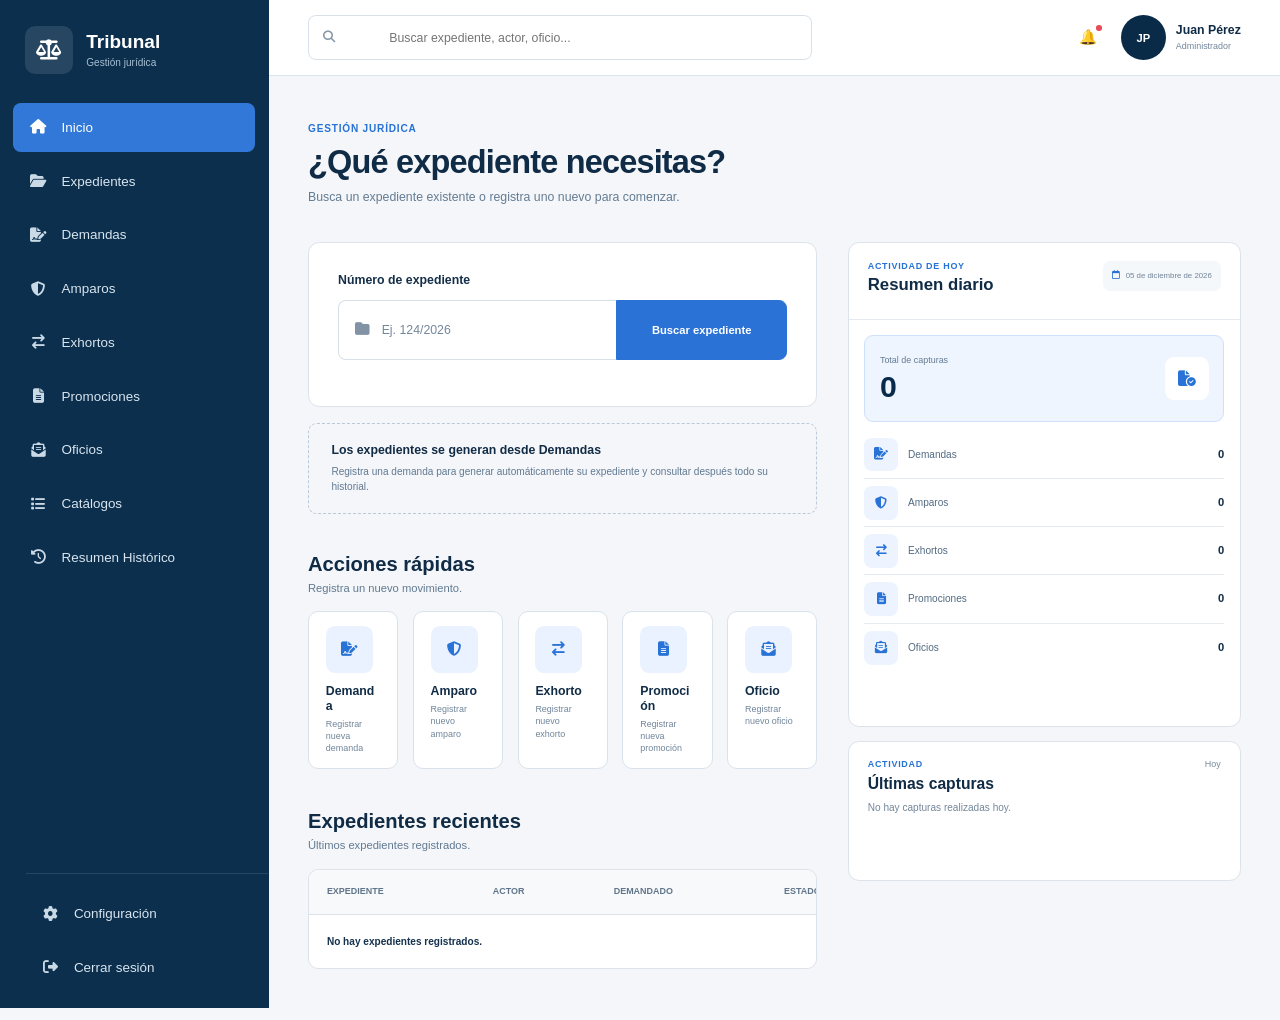
<file: index.html>
<!DOCTYPE html>

<html lang="es">

<head>

    <meta charset="UTF-8">

    <meta
        name="viewport"
        content="width=device-width, initial-scale=1.0"
    >

    <title>
        Sistema de Gestión del Tribunal
    </title>


    <!-- ==========================================
         FONT AWESOME
    =========================================== -->

    <link
        rel="stylesheet"
        href="https://cdnjs.cloudflare.com/ajax/libs/font-awesome/6.5.2/css/all.min.css"
    >
     <link rel="stylesheet" href="./assets/css/styles.css">
     <link rel="stylesheet" href="./assets/css/demandas.css">
     <link rel="stylesheet" href="./assets/css/amparos.css">
     <link rel="stylesheet" href="./assets/css/expedientes.css">
     <link rel="stylesheet" href="./assets/css/forms.css">
     <link rel="stylesheet" href="./assets/css/historico.css">
     <link rel="stylesheet" href="./assets/css/oficios.css">
     <link rel="stylesheet" href="./assets/css/catalogos.css">

</head>



<body>


    <!-- ==========================================
         APLICACIÓN
    =========================================== -->

    <div class="app">


        <!-- ======================================
             SIDEBAR
             Se carga desde:
             components/sidebar.html
        ======================================= -->

        <div id="sidebar-container"></div>



        <!-- ======================================
             CONTENIDO PRINCIPAL
        ======================================= -->

        <main class="main">


            <!-- ==================================
                 NAVBAR / TOPBAR
                 Se carga desde:
                 components/navbar.html
            =================================== -->

            <div id="navbar-container"></div>



            <!-- ==================================
                 CONTENIDO DINÁMICO

                 Aquí router.js cargará:
                 
                 Dashboard
                 Expedientes
                 Demandas
                 Amparos
                 Exhortos
                 Promociones
                 Oficios
                 Histórico
            =================================== -->

            <div id="content-container"></div>


        </main>


    </div>



    <!-- ==========================================
         MODAL GLOBAL

         Se carga desde:
         components/modal.html
    =========================================== -->

    <div id="modal-container"></div>



    <!-- ==========================================
         JAVASCRIPT PRINCIPAL
    =========================================== -->

    <script
        type="module"
        src="assets/js/app.js"
    ></script>


</body>

</html>
</file>
<file: assets/css/styles.css>
/* ============================================================
   TRIBUNAL - ESTILOS PRINCIPALES
   Compatible con el index.html actual
   ============================================================ */

:root {
  --sidebar: #0b2a45;
  --sidebar-deep: #0a2943;
  --blue: #2b72d6;
  --blue-dark: #2466c4;
  --blue-soft: #eaf2ff;
  --page-bg: #f4f6f9;
  --white: #ffffff;
  --text: #102b45;
  --text-2: #35526e;
  --muted: #71859a;
  --line: #dce3ea;
  --line-soft: #e7edf2;
  --radius: 10px;
}

* {
  box-sizing: border-box;
}

html,
body {
  margin: 0;
  padding: 0;
  width: 100%;
  min-height: 100%;
}

body {
  background: var(--page-bg);
  color: var(--text);
  font-family: Inter, Arial, Helvetica, sans-serif;
  font-size: 13px;
  overflow-x: hidden;
}

button,
input,
select,
textarea {
  font: inherit;
}

button {
  cursor: pointer;
}

/* ============================================================
   APP
   ============================================================ */

.app {
  width: 100%;
  min-height: 100vh;
}

/* ============================================================
   SIDEBAR
   ============================================================ */

.sidebar {
  position: fixed !important;
  inset: 0 auto 0 0 !important;
  z-index: 1000;

  display: flex !important;
  flex-direction: column !important;

  width: 257px !important;
  min-width: 257px !important;
  max-width: 257px !important;
  height: 100vh !important;

  padding: 16px 0 14px !important;

  background: linear-gradient(180deg, #0b2a45 0%, #0d3553 100%) !important;
  color: #fff;
}

/* Logo */

.brand {
  display: flex !important;
  align-items: center !important;
  gap: 12px !important;

  width: 100% !important;
  height: 53px !important;
  padding: 0 22px !important;
  margin: 0 !important;
}

.brand-icon {
  display: flex !important;
  align-items: center !important;
  justify-content: center !important;

  width: 44px !important;
  height: 44px !important;
  min-width: 44px !important;

  border-radius: 9px !important;
  background: rgba(255,255,255,.10) !important;
  color: #fff !important;
  font-size: 19px !important;
}

.brand-text {
  display: flex !important;
  flex-direction: column !important;
  min-width: 0 !important;
}

.brand-text h2 {
  margin: 0 !important;
  padding: 0 !important;

  color: #fff !important;
  font-size: 17px !important;
  line-height: 20px !important;
  font-weight: 700 !important;
}

.brand-text span {
  display: block !important;
  margin-top: 2px !important;

  color: #a9bfd2 !important;
  font-size: 9px !important;
  line-height: 13px !important;
}

/* Navegación */

.nav {
  display: flex !important;
  flex-direction: column !important;
  gap: 3px !important;

  width: 100% !important;
  margin: 16px 0 0 !important;
  padding: 0 11px !important;
}

.nav-item {
  display: flex !important;
  align-items: center !important;
  gap: 12px !important;

  width: 100% !important;
  height: 46px !important;
  min-height: 46px !important;

  margin: 0 !important;
  padding: 0 14px !important;

  border: 0 !important;
  border-radius: 8px !important;
  outline: none !important;

  background: transparent !important;
  color: #d6e3ee !important;

  font-size: 12px !important;
  line-height: 1 !important;
  font-weight: 500 !important;
  text-align: left !important;
}

.nav-item i {
  display: inline-flex !important;
  align-items: center !important;
  justify-content: center !important;

  width: 18px !important;
  min-width: 18px !important;

  color: #c9d9e6 !important;
  font-size: 13px !important;
}

.nav-item span {
  display: inline-block !important;
  color: inherit !important;
}

.nav-item:hover {
  background: rgba(62, 126, 220, .16) !important;
  color: #fff !important;
}

.nav-item.active {
  background: #2b72d6 !important;
  color: #fff !important;
  box-shadow: none !important;
}

.nav-item.active i {
  color: #fff !important;
}

/* Parte inferior */

.sidebar-bottom {
  display: flex !important;
  flex-direction: column !important;
  gap: 3px !important;

  width: calc(100% - 22px) !important;
  margin: auto 11px 0 !important;
  padding-top: 14px !important;

  border-top: 1px solid rgba(255,255,255,.10) !important;
}

.sidebar-bottom .nav-item {
  width: 100% !important;
}

/* ============================================================
   MAIN
   ============================================================ */

.main {
  display: block !important;

  width: calc(100% - 257px) !important;
  min-width: 0 !important;

  margin-left: 257px !important;
  padding: 0 !important;
}

/* ============================================================
   TOPBAR
   ============================================================ */

.topbar {
  position: relative !important;
  z-index: 20 !important;

  display: flex !important;
  align-items: center !important;
  justify-content: space-between !important;

  width: 100% !important;
  height: 68px !important;
  min-height: 68px !important;

  margin: 0 !important;
  padding: 0 35px !important;

  background: #fff !important;
  border-bottom: 1px solid var(--line) !important;
}

.global-search {
  position: relative !important;

  display: flex !important;
  align-items: center !important;

  width: 450px !important;
  max-width: 450px !important;
  height: 40px !important;

  margin: 0 !important;
}

.global-search i {
  position: absolute !important;
  left: 13px !important;
  z-index: 2 !important;

  color: #8496a7 !important;
  font-size: 11px !important;
  pointer-events: none !important;
}

.global-search input {
  width: 100% !important;
  height: 40px !important;

  margin: 0 !important;
  padding: 0 13px 0 35px !important;

  box-sizing: border-box !important;

  border: 1px solid #d7e0e9 !important;
  border-radius: 7px !important;
  outline: none !important;

  background: #fff !important;
  color: #203950 !important;
  font-size: 11px !important;
}

.global-search input:focus {
  border-color: #8db4e4 !important;
  box-shadow: 0 0 0 3px rgba(43, 114, 214, 0.08) !important;
}

.topbar-actions {
  display: flex !important;
  align-items: center !important;
  gap: 13px !important;
  margin-left: auto !important;
}

.icon-button {
  position: relative !important;

  display: flex !important;
  align-items: center !important;
  justify-content: center !important;

  width: 32px !important;
  height: 32px !important;
  padding: 0 !important;

  border: 0 !important;
  background: transparent !important;
  color: #526a81 !important;
}

.icon-button i {
  font-size: 13px !important;
}

.notification-dot {
  position: absolute !important;
  top: 5px !important;
  right: 4px !important;

  width: 5px !important;
  height: 5px !important;

  border-radius: 50% !important;
  background: #e64d59 !important;
}

.user {
  display: flex !important;
  align-items: center !important;
  gap: 9px !important;
}

.avatar {
  display: flex !important;
  align-items: center !important;
  justify-content: center !important;

  width: 40px !important;
  height: 40px !important;
  min-width: 40px !important;

  border-radius: 50% !important;
  background: #092b48 !important;
  color: #fff !important;

  font-size: 10px !important;
  font-weight: 700 !important;
}

.user-info {
  display: flex !important;
  flex-direction: column !important;
}

.user-info strong {
  color: #102b45 !important;
  font-size: 11px !important;
  line-height: 15px !important;
  font-weight: 700 !important;
}

.user-info span {
  margin-top: 1px !important;
  color: #71859a !important;
  font-size: 8px !important;
  line-height: 11px !important;
}

/* ============================================================
   PÁGINAS
   ============================================================ */

.page {
  display: none;

  width: 100% !important;
  min-width: 0 !important;

  margin: 0 !important;
  padding: 42px 35px 45px !important;
}

.page.active {
  display: block !important;
}

/* Encabezado */

.page-heading {
  width: 100% !important;
  max-width: 1578px !important;

  margin: 0 0 31px !important;
  padding: 0 !important;
}

.page-heading .eyebrow,
.eyebrow {
  display: block !important;

  margin: 0 0 7px !important;

  color: #2772d5 !important;
  font-size: 9px !important;
  line-height: 11px !important;
  font-weight: 700 !important;

  letter-spacing: .08em !important;
  text-transform: uppercase !important;
}

.page-heading h1 {
  margin: 0 0 6px !important;

  color: #102b45 !important;
  font-size: 29px !important;
  line-height: 34px !important;
  font-weight: 700 !important;
  letter-spacing: -.025em !important;
}

.page-heading p {
  margin: 0 !important;

  color: #637b92 !important;
  font-size: 11px !important;
  line-height: 17px !important;
}

/* ============================================================
   DASHBOARD
   ============================================================ */

.home-layout {
  display: grid !important;
  grid-template-columns: minmax(0, 1200px) 351px !important;
  gap: 27px !important;

  width: 100% !important;
  max-width: 1578px !important;

  margin: 0 !important;
  padding: 0 !important;

  align-items: start !important;
}

.home-primary {
  width: 100% !important;
  min-width: 0 !important;
}

/* Buscar expediente */

.search-card {
  width: 100% !important;
  height: 147px !important;
  min-height: 147px !important;

  margin: 0 !important;
  padding: 27px 26px 0 !important;

  background: #fff !important;
  border: 1px solid var(--line) !important;
  border-radius: 10px !important;
  box-shadow: none !important;
}

.search-card label {
  display: block !important;

  margin: 0 0 10px !important;

  color: #152f49 !important;
  font-size: 11px !important;
  line-height: 14px !important;
  font-weight: 600 !important;
}

.main-search {
  position: relative !important;

  display: flex !important;
  align-items: stretch !important;

  width: 100% !important;
  height: 54px !important;
}

.main-search > i {
  position: absolute !important;
  left: 15px !important;
  top: 20px !important;
  z-index: 3 !important;

  margin: 0 !important;
  color: #8193a5 !important;
  font-size: 13px !important;
  pointer-events: none !important;
}

.main-search input {
  flex: 1 1 auto !important;

  width: auto !important;
  min-width: 0 !important;
  height: 54px !important;

  margin: 0 !important;
  padding: 0 16px 0 38px !important;

  border: 1px solid #d7e0e8 !important;
  border-right: 0 !important;
  border-radius: 7px 0 0 7px !important;
  outline: none !important;

  background: #fff !important;
  color: var(--text) !important;
  font-size: 11px !important;
}

.main-search input::placeholder {
  color: #73879b !important;
  opacity: 1 !important;
}

.main-search input:focus {
  border-color: #9ebce6 !important;
  box-shadow: none !important;
}

.primary-btn {
  display: inline-flex !important;
  align-items: center !important;
  justify-content: center !important;
  gap: 7px !important;

  min-height: 40px;
  padding: 8px 18px !important;

  border: 1px solid var(--blue) !important;
  border-radius: 6px !important;

  background: var(--blue) !important;
  color: #fff !important;

  font-size: 10px !important;
  line-height: 1.25 !important;
  font-weight: 700 !important;
  text-align: center !important;

  white-space: normal !important;
  overflow-wrap: anywhere !important;
}

.main-search .primary-btn {
  width: 153px !important;
  min-width: 153px !important;
  height: 54px !important;
  min-height: 54px !important;

  border-radius: 0 7px 7px 0 !important;
}

.primary-btn:hover {
  background: var(--blue-dark) !important;
  border-color: var(--blue-dark) !important;
}

.secondary-btn {
  display: inline-flex !important;
  align-items: center !important;
  justify-content: center !important;
  gap: 7px !important;

  min-height: 43px !important;
  padding: 8px 18px !important;

  border: 1px solid #aec7e8 !important;
  border-radius: 7px !important;

  background: #fff !important;
  color: #1764c9 !important;

  font-size: 10px !important;
  line-height: 1.25 !important;
  font-weight: 600 !important;
  text-align: center !important;

  white-space: normal !important;
  overflow-wrap: anywhere !important;
}

.secondary-btn:hover {
  background: #f7faff !important;
}

/* Nuevo expediente */

.new-record {
  display: flex !important;
  align-items: center !important;
  justify-content: space-between !important;

  width: 100% !important;
  min-height: 81px !important;

  margin: 15px 0 0 !important;
  padding: 12px 20px !important;

  border: 1px dashed #b9c9d9 !important;
  border-radius: 8px !important;

  background: transparent !important;
}

.new-record h3 {
  margin: 0 0 4px !important;
  color: #122c46 !important;
  font-size: 11px !important;
  line-height: 15px !important;
  font-weight: 700 !important;
}

.new-record p {
  margin: 0 !important;
  color: #617991 !important;
  font-size: 9px !important;
  line-height: 14px !important;
}

.new-record .secondary-btn {
  width: 183px !important;
  min-width: 183px !important;
}

/* Títulos de sección */

.section-title {
  display: flex !important;
  align-items: flex-start !important;
  justify-content: space-between !important;

  width: 100% !important;
  margin: 34px 0 13px !important;
  padding: 0 !important;
}

.section-title h2 {
  margin: 0 0 4px !important;
  color: #102b45 !important;
  font-size: 18px !important;
  line-height: 22px !important;
  font-weight: 700 !important;
}

.section-title p {
  margin: 0 !important;
  color: #617991 !important;
  font-size: 10px !important;
  line-height: 14px !important;
}

/* Acciones rápidas */

.quick-grid {
  display: grid !important;
  grid-template-columns: repeat(5, minmax(0, 1fr)) !important;
  gap: 13px !important;

  width: 100% !important;
  margin: 0 !important;
  padding: 0 !important;
}

.quick-card {
  display: flex !important;
  flex-direction: column !important;
  align-items: flex-start !important;
  justify-content: flex-start !important;
  gap: 10px !important;

  width: 100% !important;
  height: auto !important;
  min-height: 88px !important;
  min-width: 0 !important;

  margin: 0 !important;
  padding: 12px 15px !important;

  border: 1px solid #d9e2eb !important;
  border-radius: 9px !important;

  background: #fff !important;
  color: var(--text) !important;
  text-align: left !important;

  box-shadow: none !important;
  transition: border-color .15s ease, box-shadow .15s ease, transform .15s ease;
}

.quick-card:hover {
  border-color: #c3d5ea !important;
  box-shadow: 0 5px 15px rgba(16,43,69,.05) !important;
  transform: translateY(-1px) !important;
}

.quick-icon {
  display: flex !important;
  align-items: center !important;
  justify-content: center !important;

  width: 42px !important;
  height: 42px !important;
  min-width: 42px !important;

  margin: 0 !important;
  border-radius: 8px !important;

  background: #eaf2ff !important;
  color: #2873d5 !important;
  font-size: 13px !important;
}

.quick-content {
  display: flex !important;
  flex-direction: column !important;
  min-width: 0 !important;
  max-width: 100% !important;
}

.quick-content strong {
  display: block !important;
  margin: 0 0 4px !important;

  color: #112c46 !important;
  font-size: 11px !important;
  line-height: 13px !important;
  font-weight: 700 !important;
  overflow-wrap: anywhere !important;
}

.quick-content span {
  display: block !important;
  margin: 0 !important;

  color: #70859a !important;
  font-size: 8px !important;
  line-height: 11px !important;
  white-space: normal !important;
  overflow-wrap: anywhere !important;
}

/* Tabla recientes */

.recent-title {
  margin-top: 36px !important;
}

/* Buscador de listados: misma apariencia que el de Resumen histórico */

.toolbar {
  margin-bottom: 14px;
}

.toolbar-search {
  position: relative;

  width: 340px;

  max-width: 100%;

  flex-shrink: 0;
}

.toolbar-search i {
  position: absolute;

  top: 50%;
  left: 13px;

  transform: translateY(-50%);

  color: #8496a7;

  font-size: 11px;

  pointer-events: none;
}

.toolbar-search input {
  width: 100%;

  height: 40px;

  padding: 0 13px 0 35px;

  box-sizing: border-box;

  border: 1px solid #d7e0e9;

  border-radius: 7px;

  outline: none;

  background: #ffffff;

  color: #203950;

  font-family: inherit;

  font-size: 11px;
}

.toolbar-search input:focus {
  border-color: #8db4e4;

  box-shadow: 0 0 0 3px rgba(43, 114, 214, 0.08);
}

.table-container {
  width: 100% !important;
  max-width: none !important;

  overflow-x: auto !important;

  border: 1px solid var(--line) !important;
  border-radius: 9px !important;
  background: #fff !important;
}

.table-container table {
  width: 100% !important;
  min-width: 720px;
  border-collapse: collapse !important;
}

.table-container th {
  height: 40px !important;
  padding: 0 16px !important;

  border-bottom: 1px solid var(--line) !important;
  background: #f7f9fb !important;

  color: #61758a !important;
  font-size: 8px !important;
  line-height: 10px !important;
  font-weight: 700 !important;
  text-align: left !important;
  text-transform: uppercase !important;
  white-space: nowrap !important;
}

.table-container td {
  height: 48px !important;
  padding: 0 16px !important;

  border-bottom: 1px solid #e7edf2 !important;

  color: #4c647b !important;
  font-size: 9px !important;
  line-height: 12px !important;
}

.table-container tbody tr:last-child td {
  border-bottom: 0 !important;
}

.table-container td:first-child {
  color: #15314d !important;
  font-weight: 600 !important;
}

.table-container a,
.table-container button {
  color: #1768cf !important;
  font-size: 9px !important;
  font-weight: 600 !important;
}

/* ============================================================
   PANEL DERECHO
   ============================================================ */

.daily-panel {
  display: flex !important;
  flex-direction: column !important;
  gap: 13px !important;

  width: 351px !important;
  min-width: 351px !important;
  max-width: 351px !important;

  margin: 0 !important;
  padding: 0 !important;
}

.daily-summary-card,
.recent-captures-card {
  width: 100% !important;

  background: #fff !important;
  border: 1px solid var(--line) !important;
  border-radius: 10px !important;
  box-shadow: none !important;
  overflow: hidden !important;
}

.daily-summary-card {
  min-height: 433px !important;
}

.daily-card-header {
  display: flex !important;
  align-items: flex-start !important;
  justify-content: space-between !important;

  min-height: 69px !important;
  padding: 16px 17px 13px !important;

  border-bottom: 1px solid #e4eaf0 !important;
}

.daily-eyebrow {
  display: block !important;
  margin: 0 0 3px !important;

  color: #2772d5 !important;
  font-size: 8px !important;
  line-height: 10px !important;
  font-weight: 700 !important;
  letter-spacing: .08em !important;
  text-transform: uppercase !important;
}

.daily-card-header h2 {
  margin: 0 !important;

  color: #102b45 !important;
  font-size: 15px !important;
  line-height: 18px !important;
  font-weight: 700 !important;
}

.daily-date {
  display: inline-flex !important;
  align-items: center !important;
  gap: 5px !important;

  min-height: 27px !important;
  padding: 0 8px !important;

  border-radius: 6px !important;
  background: #f5f8fb !important;

  color: #708399 !important;
  font-size: 7px !important;
  line-height: 9px !important;
  white-space: nowrap !important;
}

.daily-date i {
  color: #2873d5 !important;
  font-size: 8px !important;
}

.daily-total {
  display: flex !important;
  align-items: center !important;
  justify-content: space-between !important;

  height: 78px !important;
  margin: 13px 14px 8px !important;
  padding: 12px 13px !important;

  border: 1px solid #cfe0fa !important;
  border-radius: 8px !important;
  background: #eef5ff !important;
}

.daily-total span {
  display: block !important;
  margin: 0 0 5px !important;

  color: #647a91 !important;
  font-size: 8px !important;
  line-height: 10px !important;
}

.daily-total strong {
  display: block !important;

  color: #092a4b !important;
  font-size: 27px !important;
  line-height: 27px !important;
  font-weight: 700 !important;
}

.daily-total-icon {
  display: flex !important;
  align-items: center !important;
  justify-content: center !important;

  width: 39px !important;
  height: 39px !important;

  border-radius: 8px !important;
  background: #fff !important;
  color: #2873d5 !important;
  font-size: 14px !important;
}

.daily-stats {
  padding: 0 14px 10px !important;
}

.daily-stat {
  display: flex !important;
  align-items: center !important;

  min-height: 43px !important;
  border-bottom: 1px solid #e6ebf0 !important;
}

.daily-stat:last-child {
  border-bottom: 0 !important;
}

.daily-stat-icon {
  display: flex !important;
  align-items: center !important;
  justify-content: center !important;

  width: 30px !important;
  height: 30px !important;
  min-width: 30px !important;
  margin-right: 9px !important;

  border-radius: 7px !important;
  background: #edf4ff !important;
  color: #2873d5 !important;
  font-size: 11px !important;
}

.daily-stat-info {
  display: flex !important;
  align-items: center !important;
  justify-content: space-between !important;

  width: 100% !important;
}

.daily-stat-info span {
  color: #526a81 !important;
  font-size: 9px !important;
  line-height: 12px !important;
}

.daily-stat-info strong {
  color: #122d48 !important;
  font-size: 10px !important;
  line-height: 12px !important;
  font-weight: 700 !important;
}

/* Últimas capturas */

.recent-captures-card {
  min-height: 125px !important;
}

.recent-captures-header {
  display: flex !important;
  align-items: flex-start !important;
  justify-content: space-between !important;

  padding: 15px 17px 8px !important;
}

.recent-captures-header h3 {
  margin: 0 !important;

  color: #102b45 !important;
  font-size: 14px !important;
  line-height: 17px !important;
  font-weight: 700 !important;
}

.recent-captures-header > span {
  color: #788b9d !important;
  font-size: 8px !important;
  line-height: 10px !important;
}

.daily-recent-list {
  padding: 0 17px 17px !important;
  color: #73869a !important;
  font-size: 9px !important;
}

/* ============================================================
   MÓDULOS INTERNOS
   ============================================================ */

.module-header {
  display: flex !important;
  align-items: flex-start !important;
  justify-content: space-between !important;

  width: 100% !important;
  max-width: 1578px !important;

  margin: 0 0 24px !important;
}

.module-header h1 {
  margin: 0 0 6px !important;
  color: #102b45 !important;
  font-size: 28px !important;
  line-height: 34px !important;
  font-weight: 700 !important;
}

.module-header p {
  margin: 0 !important;
  color: #637b92 !important;
  font-size: 11px !important;
  line-height: 17px !important;
}

.filter-bar {
  display: flex !important;
  align-items: center !important;
  gap: 10px !important;

  width: 100% !important;
  margin: 0 0 15px !important;
}

.filter-search {
  position: relative !important;
  width: 360px !important;
}

.filter-search i {
  position: absolute !important;
  left: 13px !important;
  top: 13px !important;
  color: #8394a5 !important;
  font-size: 11px !important;
}

.filter-search input,
.filter-bar input,
.filter-bar select {
  width: 100% !important;
  height: 40px !important;
  padding: 0 12px !important;

  border: 1px solid var(--line) !important;
  border-radius: 7px !important;
  outline: none !important;

  background: #fff !important;
  color: var(--text) !important;
  font-size: 10px !important;
}

.filter-search input {
  padding-left: 34px !important;
}

.history-filter-card {
  width: 100% !important;
  max-width: 1000px !important;

  margin-bottom: 28px !important;
  padding: 20px !important;

  border: 1px solid var(--line) !important;
  border-radius: 10px !important;
  background: #fff !important;
}

.history-filter-header {
  margin-bottom: 18px !important;
}

.history-filter-header h2,
.history-results-header h2 {
  margin: 0 0 5px !important;
  color: #102b45 !important;
  font-size: 16px !important;
}

.history-filter-header p,
.history-results-header p {
  margin: 0 !important;
  color: #6d8297 !important;
  font-size: 10px !important;
}

.history-filter-grid {
  display: grid !important;
  grid-template-columns: repeat(3, minmax(0, 1fr)) auto !important;
  gap: 13px !important;
  align-items: end !important;
}

.field label {
  display: block !important;
  margin: 0 0 6px !important;
  color: #17324d !important;
  font-size: 10px !important;
  font-weight: 600 !important;
}

.field input,
.field select,
.field textarea {
  width: 100% !important;
  border: 1px solid var(--line) !important;
  border-radius: 7px !important;
  background: #fff !important;
  outline: none !important;
}

.field input,
.field select {
  height: 40px !important;
  padding: 0 10px !important;
}

.history-filter-actions {
  display: flex !important;
  gap: 8px !important;
}

.history-results-header {
  display: flex !important;
  align-items: flex-end !important;
  justify-content: space-between !important;

  margin-bottom: 13px !important;
}

.history-counter {
  text-align: right !important;
}

.history-counter span {
  display: block !important;
  color: #70859a !important;
  font-size: 8px !important;
}

.history-counter strong {
  display: block !important;
  margin-top: 2px !important;
  color: #102b45 !important;
  font-size: 20px !important;
}

/* ============================================================
   MODAL
   ============================================================ */

.modal {
  position: fixed !important;
  inset: 0 !important;
  z-index: 2000 !important;

  display: none;
  align-items: center !important;
  justify-content: center !important;

  padding: 24px !important;
  background: rgba(8, 28, 47, .48) !important;
}

.modal.show {
  display: flex !important;
}

.modal-card {
  position: relative !important;

  width: min(900px, 100%) !important;
  max-height: 90vh !important;
  overflow-y: auto !important;

  border-radius: 12px !important;
  background: #fff !important;
  box-shadow: 0 25px 70px rgba(8,28,47,.20) !important;
}

.modal-close {
  position: absolute !important;
  top: 15px !important;
  right: 15px !important;
  z-index: 3 !important;

  display: flex !important;
  align-items: center !important;
  justify-content: center !important;

  width: 32px !important;
  height: 32px !important;

  border: 0 !important;
  border-radius: 7px !important;
  background: #f2f5f8 !important;
  color: #526a81 !important;
}

#modalContent {
  padding: 28px !important;
}

/* ============================================================
   RESPONSIVE
   ============================================================ */

@media (max-width: 1250px) {
  .home-layout {
    grid-template-columns: minmax(0, 1fr) 320px !important;
    max-width: none !important;
  }

  .daily-panel {
    width: 320px !important;
    min-width: 320px !important;
    max-width: 320px !important;
  }

  .quick-grid {
    grid-template-columns: repeat(3, minmax(0, 1fr)) !important;
  }
}

@media (max-width: 1050px) {
  .sidebar {
    width: 220px !important;
    min-width: 220px !important;
    max-width: 220px !important;
  }

  .main {
    width: calc(100% - 220px) !important;
    margin-left: 220px !important;
  }

  .home-layout {
    grid-template-columns: 1fr !important;
  }

  .daily-panel {
    width: 100% !important;
    min-width: 0 !important;
    max-width: none !important;
    display: grid !important;
    grid-template-columns: 1fr 1fr !important;
  }

  .page {
    padding-left: 25px !important;
    padding-right: 25px !important;
  }

  .topbar {
    padding-left: 25px !important;
    padding-right: 25px !important;
  }
}

@media (max-width: 760px) {
  .sidebar {
    width: 200px !important;
    min-width: 200px !important;
    max-width: 200px !important;
  }

  .main {
    width: calc(100% - 200px) !important;
    margin-left: 200px !important;
  }

  .global-search {
    width: 300px !important;
    max-width: 300px !important;
  }

  .quick-grid {
    grid-template-columns: repeat(2, minmax(0, 1fr)) !important;
  }

  .daily-panel {
    grid-template-columns: 1fr !important;
  }

  .history-filter-grid {
    grid-template-columns: 1fr !important;
  }
}

@media (max-width: 560px) {
  .sidebar {
    position: absolute !important;
    width: 180px !important;
    min-width: 180px !important;
    max-width: 180px !important;
  }

  .main {
    width: calc(100% - 180px) !important;
    margin-left: 180px !important;
  }

  .page {
    padding: 30px 15px 35px !important;
  }

  .topbar {
    padding: 0 15px !important;
  }

  .global-search {
    width: 230px !important;
    max-width: 230px !important;
  }

  .user-info {
    display: none !important;
  }

  .quick-grid {
    grid-template-columns: 1fr !important;
  }

  .quick-card {
    flex-direction: row !important;
    align-items: center !important;
    justify-content: flex-start !important;
    gap: 12px !important;
  }

  .new-record {
    align-items: flex-start !important;
    flex-direction: column !important;
    gap: 12px !important;
  }

  .new-record .secondary-btn {
    width: 100% !important;
  }
}
/* ============================================================
   ESCALA GENERAL DE LA INTERFAZ
   ============================================================ */

/* ============================================================
   AJUSTE VISUAL GENERAL
   ============================================================ */

.app {
    zoom: 1.12;
}

body {
    margin: 0;
    overflow-x: hidden;
    background: #f4f6f9;
}
/* ============================================================
   SIDEBAR FINAL
   ============================================================ */

.sidebar {
    position: fixed !important;

    top: 0 !important;
    left: 0 !important;
    bottom: 0 !important;

    display: flex !important;
    flex-direction: column !important;

    /*
       Tenemos zoom global 1.12.
       240px x 1.12 ≈ 269px visuales.
    */
    width: 240px !important;
    min-width: 240px !important;
    max-width: 240px !important;

    height: 100vh !important;

    padding: 18px 12px 14px !important;

    background: #0b2f4d !important;

    color: #ffffff !important;

    z-index: 1000 !important;

    overflow: hidden !important;
}


/* El contenido comienza después del sidebar */

.main {
    width: calc(100% - 240px) !important;

    margin-left: 240px !important;
}


/* ============================================================
   LOGO
   ============================================================ */

.brand {
    display: flex !important;

    align-items: center !important;

    gap: 12px !important;

    width: 100% !important;

    min-height: 54px !important;

    padding: 0 10px !important;

    margin: 0 0 20px !important;
}


.brand-icon {
    display: flex !important;

    align-items: center !important;
    justify-content: center !important;

    width: 43px !important;
    height: 43px !important;

    min-width: 43px !important;

    border-radius: 9px !important;

    background: rgba(255, 255, 255, 0.11) !important;

    color: #ffffff !important;

    font-size: 18px !important;
}


.brand-text {
    display: flex !important;

    flex-direction: column !important;

    justify-content: center !important;

    min-width: 0 !important;
}


.brand-text h2 {
    margin: 0 !important;

    color: #ffffff !important;

    font-size: 17px !important;

    line-height: 20px !important;

    font-weight: 700 !important;
}


.brand-text span {
    margin-top: 2px !important;

    color: #a9bfd2 !important;

    font-size: 9px !important;

    line-height: 12px !important;
}


/* ============================================================
   NAVEGACIÓN
   ============================================================ */

.nav {
    display: flex !important;

    flex-direction: column !important;

    gap: 4px !important;

    width: 100% !important;

    padding: 0 !important;

    margin: 0 !important;
}


.nav-item {
    display: flex !important;

    align-items: center !important;

    gap: 12px !important;

    width: 100% !important;

    height: 44px !important;

    min-height: 44px !important;

    padding: 0 13px !important;

    margin: 0 !important;

    border: none !important;

    border-radius: 7px !important;

    outline: none !important;

    background: transparent !important;

    color: #d9e5ef !important;

    font-family: inherit !important;

    font-size: 12px !important;

    font-weight: 500 !important;

    text-align: left !important;

    cursor: pointer !important;

    transition:
        background 0.15s ease,
        color 0.15s ease !important;
}


.nav-item i {
    display: flex !important;

    align-items: center !important;

    justify-content: center !important;

    width: 18px !important;

    min-width: 18px !important;

    color: #c9d9e6 !important;

    font-size: 13px !important;
}


.nav-item span {
    color: inherit !important;

    white-space: nowrap !important;
}


.nav-item:hover {
    background: rgba(255, 255, 255, 0.06) !important;

    color: #ffffff !important;
}


.nav-item.active {
    background: #3278d8 !important;

    color: #ffffff !important;
}


.nav-item.active i {
    color: #ffffff !important;
}


/* ============================================================
   MENÚ INFERIOR
   ============================================================ */

.sidebar-bottom {
    display: flex !important;

    flex-direction: column !important;

    gap: 4px !important;

    width: 100% !important;

    margin-top: auto !important;

    padding-top: 14px !important;

    border-top:
        1px solid rgba(
            255,
            255,
            255,
            0.11
        ) !important;
}


.sidebar-bottom .nav-item {
    width: 100% !important;
}
</file>
<file: assets/css/demandas.css>
/* ============================================================
   DEMANDAS
   Estilos exclusivos de pages/demandas.html
   ============================================================ */

/* ============================================================
   PÁGINA
   ============================================================ */

.demandas-page {
  width: 100% !important;

  min-width: 0 !important;

  padding: 40px 35px 45px !important;

  margin: 0 !important;

  box-sizing: border-box;
}

/* ============================================================
   ENCABEZADO
   ============================================================ */

.demandas-header {
  display: flex;

  align-items: flex-end;

  justify-content: space-between;

  gap: 24px;

  width: 100%;

  margin-bottom: 25px;
}

.demandas-header-info {
  min-width: 0;
}

.demandas-header .eyebrow {
  display: block;

  margin: 0 0 7px !important;

  color: #2772d5 !important;

  font-size: 9px !important;

  line-height: 11px !important;

  font-weight: 700 !important;

  letter-spacing: 0.08em !important;

  text-transform: uppercase;
}

.demandas-header h1 {
  margin: 0 0 6px;

  color: #102b45;

  font-size: 29px;

  line-height: 34px;

  font-weight: 700;

  letter-spacing: -0.025em;
}

.demandas-header p {
  margin: 0;

  color: #637b92;

  font-size: 11px;

  line-height: 17px;
}

.demandas-new-button {
  min-width: 150px;

  min-height: 42px !important;

  flex-shrink: 0;
}

/* ============================================================
   RESUMEN
   ============================================================ */

.demandas-summary {
  display: grid;

  grid-template-columns: repeat(3, minmax(0, 1fr));

  gap: 14px;

  width: 100%;

  margin-bottom: 20px;
}

.demandas-summary-card {
  display: flex;

  align-items: center;

  gap: 14px;

  min-width: 0;

  min-height: 88px;

  padding: 16px 18px;

  border: 1px solid #dce3ea;

  border-radius: 9px;

  background: #ffffff;

  box-shadow: 0 2px 7px rgba(15, 23, 42, 0.025);
}

.demandas-summary-icon {
  display: flex;

  align-items: center;

  justify-content: center;

  width: 42px;

  height: 42px;

  min-width: 42px;

  border-radius: 8px;

  background: #eaf2ff;

  color: #2873d5;

  font-size: 14px;
}

.demandas-summary-info {
  display: flex;

  flex-direction: column;

  min-width: 0;
}

.demandas-summary-info span {
  display: block;

  margin-bottom: 5px;

  color: #70859a;

  font-size: 9px;

  line-height: 12px;
}

.demandas-summary-info strong {
  display: block;

  color: #102b45;

  font-size: 21px;

  line-height: 23px;

  font-weight: 700;
}

.demandas-summary-info .demandas-last-capture {
  font-size: 16px;

  line-height: 21px;
}

/* ============================================================
   CONTENEDOR PRINCIPAL
   ============================================================ */

.demandas-content-card {
  width: 100%;

  overflow: hidden;

  border: 1px solid #dce3ea;

  border-radius: 10px;

  background: #ffffff;

  box-shadow: 0 2px 7px rgba(15, 23, 42, 0.025);
}

/* ============================================================
   TOOLBAR
   ============================================================ */

.demandas-toolbar {
  display: flex;

  align-items: center;

  justify-content: space-between;

  gap: 24px;

  width: 100%;

  min-height: 78px;

  padding: 17px 20px;

  border-bottom: 1px solid #e4eaf0;

  box-sizing: border-box;
}

.demandas-toolbar-title {
  min-width: 0;
}

.demandas-toolbar-title h2 {
  margin: 0 0 4px;

  color: #102b45;

  font-size: 16px;

  line-height: 20px;

  font-weight: 700;
}

.demandas-toolbar-title p {
  margin: 0;

  color: #70859a;

  font-size: 9px;

  line-height: 13px;
}

/* ============================================================
   BUSCADOR
   ============================================================ */

.demandas-search {
  position: relative;

  width: 340px;

  max-width: 100%;

  flex-shrink: 0;
}

.demandas-search i {
  position: absolute;

  top: 50%;
  left: 13px;

  transform: translateY(-50%);

  color: #8496a7;

  font-size: 11px;

  pointer-events: none;
}

.demandas-search input {
  width: 100%;

  height: 40px;

  padding: 0 13px 0 35px;

  box-sizing: border-box;

  border: 1px solid #d7e0e9;

  border-radius: 7px;

  outline: none;

  background: #ffffff;

  color: #203950;

  font-family: inherit;

  font-size: 11px;
}

.demandas-search input:focus {
  border-color: #8db4e4;

  box-shadow: 0 0 0 3px rgba(43, 114, 214, 0.08);
}

/* ============================================================
   TABLA
   ============================================================ */

.demandas-table-container {
  width: 100%;

  overflow-x: auto;
}

.demandas-table {
  width: 100%;

  min-width: 930px;

  border-collapse: collapse;

  table-layout: fixed;
}

.demandas-table thead {
  background: #f7f9fb;
}

.demandas-table th {
  height: 42px;

  padding: 0 16px;

  border-bottom: 1px solid #dce3ea;

  color: #61758a;

  font-size: 8px;

  line-height: 10px;

  font-weight: 700;

  text-align: left;

  text-transform: uppercase;

  white-space: nowrap;
}

.demandas-table td {
  min-height: 50px;

  padding: 14px 16px;

  border-bottom: 1px solid #e7edf2;

  color: #4c647b;

  font-size: 9px;

  line-height: 13px;

  vertical-align: middle;

  word-break: break-word;
}

.demandas-table tbody tr {
  transition: background 0.15s ease;
}

.demandas-table tbody tr:hover {
  background: #fafcff;
}

.demandas-table tbody tr:last-child td {
  border-bottom: 0;
}

.demandas-table td:first-child {
  color: #15314d;

  font-weight: 700;
}

/* ============================================================
   ANCHOS DE COLUMNAS
   ============================================================ */

.demandas-table th:nth-child(1),
.demandas-table td:nth-child(1) {
  width: 13%;
}

.demandas-table th:nth-child(2),
.demandas-table td:nth-child(2) {
  width: 14%;
}

.demandas-table th:nth-child(3),
.demandas-table td:nth-child(3) {
  width: 18%;
}

.demandas-table th:nth-child(4),
.demandas-table td:nth-child(4) {
  width: 18%;
}

.demandas-table th:nth-child(5),
.demandas-table td:nth-child(5) {
  width: 28%;
}

.demandas-table th:nth-child(6),
.demandas-table td:nth-child(6) {
  width: 9%;
}

/* ============================================================
   ACCIONES DE LA TABLA
   ============================================================ */

.demandas-table .table-action {
  display: inline-flex;

  align-items: center;

  padding: 0;

  border: 0;

  background: transparent;

  color: #1768cf;

  font-size: 9px;

  line-height: 13px;

  font-weight: 600;

  cursor: pointer;
}

.demandas-table .table-action:hover {
  text-decoration: underline;
}

/* ============================================================
   ESTADO VACÍO
   ============================================================ */

.demandas-empty {
  width: 100%;

  padding: 52px 20px;

  box-sizing: border-box;

  text-align: center;
}

.demandas-empty[hidden] {
  display: none !important;
}

.demandas-empty-icon {
  display: flex;

  align-items: center;

  justify-content: center;

  width: 48px;

  height: 48px;

  margin: 0 auto 13px;

  border-radius: 9px;

  background: #eaf2ff;

  color: #2873d5;

  font-size: 17px;
}

.demandas-empty h3 {
  margin: 0 0 6px;

  color: #102b45;

  font-size: 14px;

  line-height: 18px;

  font-weight: 700;
}

.demandas-empty p {
  margin: 0 0 17px;

  color: #70859a;

  font-size: 10px;

  line-height: 14px;
}

/* ============================================================
   BADGES
   ============================================================ */

.demandas-page .badge {
  display: inline-flex;

  align-items: center;

  justify-content: center;

  min-height: 22px;

  padding: 0 9px;

  border-radius: 999px;

  font-size: 8px;

  font-weight: 600;
}

.demandas-page .badge-blue {
  background: #eaf2ff;

  color: #2268c8;
}

.demandas-page .badge-green {
  background: #e8f7ef;

  color: #23834b;
}

.demandas-page .badge-gray {
  background: #edf1f5;

  color: #60758a;
}

/* ============================================================
   RESPONSIVE
   ============================================================ */

@media (max-width: 1100px) {
  .demandas-summary {
    grid-template-columns: repeat(2, minmax(0, 1fr));
  }

  .demandas-summary-card:last-child {
    grid-column: 1 / -1;
  }
}

@media (max-width: 850px) {
  .demandas-header {
    align-items: stretch;

    flex-direction: column;
  }

  .demandas-new-button {
    width: 100%;
  }

  .demandas-toolbar {
    align-items: stretch;

    flex-direction: column;
  }

  .demandas-search {
    width: 100%;
  }
}

@media (max-width: 620px) {
  .demandas-page {
    padding: 28px 18px 40px !important;
  }

  .demandas-summary {
    grid-template-columns: 1fr;
  }

  .demandas-summary-card:last-child {
    grid-column: auto;
  }
}
/* ============================================================
   FORMULARIO NUEVA DEMANDA - TAMAÑO MEDIO DEFINITIVO
   ============================================================ */

/* ============================================================
   MODAL
   ============================================================ */

/* ============================================================
   ZOOM DEL FORMULARIO DEMANDA
   ============================================================ */

.modal:has(.demanda-form-shell) {
  zoom: 1.08 !important;
}

.modal:has(.demanda-form-shell) .modal-card {
  width: min(780px, calc(100vw - 40px)) !important;
  max-width: 780px !important;

  max-height: 90vh !important;
  height: auto !important;

  margin: auto !important;
  padding: 0 !important;

  overflow: hidden !important;

  border-radius: 12px !important;
  background: #ffffff !important;

  box-shadow: 0 18px 45px rgba(15, 35, 55, 0.16) !important;
}

.modal:has(.demanda-form-shell) #modalContent {
  width: 100% !important;
  max-width: none !important;
  padding: 0 !important;
  overflow: visible !important;
}

/* ============================================================
   CONTENEDOR
   ============================================================ */

.demanda-form-shell {
  display: flex !important;
  flex-direction: column !important;

  width: 100% !important;
  max-height: 90vh !important;

  background: #f5f7fa !important;
  color: #102b45 !important;
}

/* ============================================================
   HEADER
   ============================================================ */

.demanda-form-header {
  flex-shrink: 0 !important;

  padding: 20px 24px 16px !important;

  background: #ffffff !important;
  border-bottom: 1px solid #dce4ec !important;
}

.demanda-form-eyebrow {
  display: block !important;
  margin-bottom: 6px !important;

  color: #256fd1 !important;

  font-size: 10px !important;
  line-height: 12px !important;
  font-weight: 700 !important;
  letter-spacing: 0.08em !important;
}

.demanda-form-header h2 {
  margin: 0 0 6px !important;

  color: #102b45 !important;

  font-size: 22px !important;
  line-height: 28px !important;
  font-weight: 700 !important;
}

.demanda-form-header p {
  margin: 0 !important;

  color: #6f8295 !important;

  font-size: 11px !important;
  line-height: 16px !important;
}

/* ============================================================
   FORM
   ============================================================ */

#demandaFormElement {
  display: flex !important;
  flex-direction: column !important;
  min-height: 0 !important;
}

/* ============================================================
   SCROLL INTERNO
   ============================================================ */

.demanda-form-content {
  display: flex !important;
  flex-direction: column !important;
  gap: 12px !important;

  max-height: calc(90vh - 138px) !important;
  min-height: 0 !important;

  padding: 16px !important;

  overflow-x: hidden !important;
  overflow-y: auto !important;

  background: #f5f7fa !important;
}

.demanda-form-content::-webkit-scrollbar {
  width: 7px;
}

.demanda-form-content::-webkit-scrollbar-thumb {
  background: #cad5df;
  border-radius: 20px;
}

/* ============================================================
   SECCIONES
   ============================================================ */

.demanda-form-section {
  width: 100% !important;

  border: 1px solid #d7e0e9 !important;
  border-radius: 10px !important;

  background: #ffffff !important;

  overflow: visible !important;
  box-sizing: border-box !important;
}

.demanda-section-header {
  display: flex !important;
  align-items: center !important;
  gap: 10px !important;

  min-height: 52px !important;
  padding: 10px 14px !important;

  border-bottom: 1px solid #dfe6ed !important;
  background: #f8fafc !important;
}

.demanda-section-number {
  display: flex !important;
  align-items: center !important;
  justify-content: center !important;

  width: 28px !important;
  height: 28px !important;
  min-width: 28px !important;

  border-radius: 7px !important;

  background: #e8f1ff !important;
  color: #2470d4 !important;

  font-size: 11px !important;
  font-weight: 700 !important;
}

.demanda-section-header h3 {
  margin: 0 0 2px !important;

  color: #19364f !important;

  font-size: 12px !important;
  line-height: 15px !important;
  font-weight: 700 !important;
}

.demanda-section-header p {
  margin: 0 !important;

  color: #7d8fa0 !important;

  font-size: 9px !important;
  line-height: 12px !important;
}

/* ============================================================
   GRIDS GENERALES
   ============================================================ */

.demanda-fields-grid {
  display: grid !important;
  grid-template-columns: repeat(2, minmax(0, 1fr)) !important;

  gap: 14px !important;

  padding: 14px !important;
  box-sizing: border-box !important;
}

.demanda-field.full {
  grid-column: 1 / -1 !important;
}

/* ============================================================
   CAMPOS
   ============================================================ */

.demanda-field {
  min-width: 0 !important;
}

.demanda-field label {
  display: block !important;
  margin-bottom: 7px !important;

  color: #18344e !important;

  font-size: 10px !important;
  line-height: 13px !important;
  font-weight: 600 !important;
}

.demanda-field label span {
  color: #df4953 !important;
}

.demanda-field input,
.demanda-field select,
.demanda-field textarea {
  width: 100% !important;
  box-sizing: border-box !important;

  border: 1px solid #d3dde7 !important;
  border-radius: 7px !important;

  outline: none !important;
  background: #ffffff !important;
  color: #203950 !important;

  font-family: inherit !important;
  font-size: 11px !important;

  transition:
    border-color 0.15s ease,
    box-shadow 0.15s ease !important;
}

.demanda-field input,
.demanda-field select {
  height: 40px !important;
  padding: 0 12px !important;
}

.demanda-field textarea {
  min-height: 70px !important;
  padding: 10px 12px !important;
  resize: vertical !important;
}

.demanda-field input:focus,
.demanda-field select:focus,
.demanda-field textarea:focus {
  border-color: #82aee5 !important;
  box-shadow: 0 0 0 3px rgba(43, 114, 214, 0.08) !important;
}

.demanda-field small {
  display: block !important;
  margin-top: 6px !important;

  color: #7e90a2 !important;

  font-size: 9px !important;
  line-height: 13px !important;
}

/* ============================================================
   ACTOR / DEMANDADO
   ============================================================ */

.demanda-parties-grid {
  display: grid !important;
  grid-template-columns: repeat(2, minmax(0, 1fr)) !important;

  gap: 14px !important;

  padding: 14px !important;
  box-sizing: border-box !important;
}

.demanda-party-card {
  padding: 14px !important;

  border: 1px solid #dae3ec !important;
  border-radius: 9px !important;

  background: #fbfcfe !important;
}

.demanda-party-heading {
  display: flex !important;
  align-items: center !important;
  gap: 10px !important;

  margin-bottom: 14px !important;
}

.demanda-party-icon {
  display: flex !important;
  align-items: center !important;
  justify-content: center !important;

  width: 34px !important;
  height: 34px !important;
  min-width: 34px !important;

  border-radius: 8px !important;

  background: #e8f1ff !important;
  color: #2470d4 !important;

  font-size: 12px !important;
}

.demanda-party-heading h4 {
  margin: 0 0 2px !important;

  color: #19364f !important;

  font-size: 12px !important;
  line-height: 15px !important;
  font-weight: 700 !important;
}

.demanda-party-heading span {
  color: #7e91a3 !important;

  font-size: 9px !important;
  line-height: 12px !important;
}

.demanda-party-card .demanda-field + .demanda-field {
  margin-top: 12px !important;
}

.demanda-dynamic-field[hidden] {
  display: none !important;
}

/* ============================================================
   TERCEROS
   ============================================================ */

.demanda-terceros-entry {
  display: grid !important;
  grid-template-columns: minmax(0, 1fr) minmax(0, 1fr) auto !important;

  gap: 12px !important;
  align-items: end !important;

  padding: 14px 14px 10px !important;
  box-sizing: border-box !important;
}

.demanda-add-tercero {
  display: inline-flex !important;
  align-items: center !important;
  justify-content: center !important;
  gap: 6px !important;

  height: 40px !important;
  padding: 0 15px !important;

  border: 1px solid #a9c3e5 !important;
  border-radius: 7px !important;

  background: #ffffff !important;
  color: #1768cf !important;

  font-family: inherit !important;
  font-size: 10px !important;
  font-weight: 600 !important;

  cursor: pointer !important;
}

.demanda-add-tercero:hover {
  background: #f4f8fe !important;
}

.demanda-terceros-list {
  display: flex !important;
  flex-wrap: wrap !important;
  gap: 8px !important;

  padding: 0 14px 14px !important;
  box-sizing: border-box !important;
}

.demanda-empty-inline {
  display: flex !important;
  align-items: center !important;
  justify-content: center !important;
  gap: 7px !important;

  width: 100% !important;
  min-height: 42px !important;

  border: 1px dashed #d3dde7 !important;
  border-radius: 7px !important;

  background: #fafbfd !important;
  color: #7d90a2 !important;

  font-size: 9px !important;
}

.demanda-tercero-chip {
  display: flex !important;
  align-items: center !important;
  gap: 10px !important;

  min-height: 38px !important;
  padding: 6px 7px 6px 10px !important;

  border: 1px solid #d8e2eb !important;
  border-radius: 7px !important;

  background: #ffffff !important;
}

.demanda-tercero-chip > div {
  display: flex !important;
  align-items: center !important;
  gap: 7px !important;
}

.demanda-tercero-chip span {
  padding: 3px 7px !important;

  border-radius: 999px !important;

  background: #edf4ff !important;
  color: #276cca !important;

  font-size: 8px !important;
}

.demanda-tercero-chip strong {
  color: #334d65 !important;

  font-size: 10px !important;
  font-weight: 600 !important;
}

.demanda-tercero-chip button {
  display: flex !important;
  align-items: center !important;
  justify-content: center !important;

  width: 26px !important;
  height: 26px !important;

  border: 0 !important;
  border-radius: 5px !important;

  background: #f3f6f8 !important;
  color: #73879a !important;

  cursor: pointer !important;
}

/* ============================================================
   ACCIÓN RECLAMADA
   ============================================================ */

.demanda-actions-grid {
  display: grid !important;
  grid-template-columns: repeat(2, minmax(0, 1fr)) !important;

  gap: 9px !important;

  padding: 14px !important;
  box-sizing: border-box !important;
}

.demanda-action-option {
  display: flex !important;
  align-items: center !important;
  gap: 10px !important;

  min-height: 42px !important;
  padding: 9px 12px !important;

  border: 1px solid #d9e2eb !important;
  border-radius: 7px !important;

  background: #ffffff !important;
  color: #334e68 !important;

  font-size: 10px !important;

  cursor: pointer !important;
}

.demanda-action-option:hover {
  border-color: #adc6e5 !important;
  background: #fafcff !important;
}

.demanda-action-option input {
  position: absolute !important;
  opacity: 0 !important;
  pointer-events: none !important;
}

.demanda-check {
  display: flex !important;
  align-items: center !important;
  justify-content: center !important;

  width: 18px !important;
  height: 18px !important;
  min-width: 18px !important;

  border: 1px solid #bdcad7 !important;
  border-radius: 4px !important;

  background: #ffffff !important;
  color: transparent !important;

  font-size: 8px !important;
}

.demanda-action-option input:checked + .demanda-check {
  border-color: #2b72d6 !important;
  background: #2b72d6 !important;
  color: #ffffff !important;
}

/* ============================================================
   CATÁLOGO VACÍO
   ============================================================ */

.demanda-catalog-placeholder {
  grid-column: 1 / -1 !important;

  display: flex !important;
  align-items: center !important;
  gap: 12px !important;

  padding: 13px !important;

  border: 1px dashed #c8d6e4 !important;
  border-radius: 8px !important;

  background: #fafbfd !important;
}

.demanda-catalog-icon {
  display: flex !important;
  align-items: center !important;
  justify-content: center !important;

  width: 36px !important;
  height: 36px !important;
  min-width: 36px !important;

  border-radius: 8px !important;

  background: #e8f1ff !important;
  color: #2470d4 !important;

  font-size: 12px !important;
}

.demanda-catalog-placeholder strong {
  display: block !important;
  margin-bottom: 3px !important;

  color: #29445e !important;
  font-size: 10px !important;
}

.demanda-catalog-placeholder p {
  margin: 0 !important;

  color: #7c8fa2 !important;

  font-size: 9px !important;
  line-height: 13px !important;
}

/* ============================================================
   SEGUIMIENTO
   ============================================================ */

.demanda-followup {
  width: 50% !important;
  padding: 14px !important;
  box-sizing: border-box !important;
}

/* ============================================================
   FOOTER
   ============================================================ */

.demanda-form-footer {
  position: sticky !important;
  bottom: 0 !important;
  z-index: 5 !important;

  display: flex !important;
  align-items: center !important;
  justify-content: flex-end !important;
  gap: 10px !important;

  min-height: 64px !important;
  padding: 10px 16px !important;

  border-top: 1px solid #dce4ec !important;
  background: #ffffff !important;
}

.demanda-btn-secondary,
.demanda-btn-primary {
  display: inline-flex !important;
  align-items: center !important;
  justify-content: center !important;
  gap: 6px !important;

  height: 40px !important;
  padding: 0 18px !important;

  border-radius: 7px !important;

  font-family: inherit !important;
  font-size: 10px !important;
  font-weight: 600 !important;

  cursor: pointer !important;
}

.demanda-btn-secondary {
  border: 1px solid #b9cde3 !important;
  background: #ffffff !important;
  color: #1768cf !important;
}

.demanda-btn-secondary:hover {
  background: #f5f8fc !important;
}

.demanda-btn-primary {
  border: 1px solid #2b72d6 !important;
  background: #2b72d6 !important;
  color: #ffffff !important;
}

.demanda-btn-primary:hover {
  background: #2464c2 !important;
}

/* ============================================================
   RESPONSIVE
   ============================================================ */

@media (max-width: 720px) {
  .modal:has(.demanda-form-shell) .modal-card {
    width: calc(100vw - 20px) !important;
    max-height: 95vh !important;
  }

  .demanda-form-content {
    max-height: calc(95vh - 138px) !important;
    padding: 12px !important;
  }

  .demanda-fields-grid,
  .demanda-parties-grid,
  .demanda-actions-grid {
    grid-template-columns: 1fr !important;
  }

  .demanda-field.full {
    grid-column: auto !important;
  }

  .demanda-terceros-entry {
    grid-template-columns: 1fr !important;
  }

  .demanda-add-tercero {
    width: 100% !important;
  }

  .demanda-followup {
    width: 100% !important;
  }
}
/* ============================================================
   AJUSTE FINAL DE TAMAÑO - FORMULARIO DEMANDA
   ============================================================ */

/* Overlay */
#modal.show:has(.demanda-form-shell) {
  display: flex !important;

  align-items: center !important;
  justify-content: center !important;

  padding: 22px !important;

  box-sizing: border-box !important;
}

/* Modal centrado y tamaño medio */
#modal.show:has(.demanda-form-shell) .modal-card {
  width: 760px !important;
  max-width: calc(100vw - 44px) !important;

  height: auto !important;
  max-height: 86vh !important;

  margin: 0 !important;
  padding: 0 !important;

  border-radius: 12px !important;

  overflow: hidden !important;

  background: #ffffff !important;
}

/* Contenedor */
.demanda-form-shell {
  width: 100% !important;

  max-height: 86vh !important;

  background: #f5f7fa !important;
}

/* ============================================================
   HEADER MÁS COMPACTO
   ============================================================ */

.demanda-form-header {
  padding: 17px 22px 14px !important;
}

.demanda-form-header h2 {
  font-size: 20px !important;
  line-height: 25px !important;

  margin-bottom: 4px !important;
}

.demanda-form-header p {
  font-size: 10px !important;
}

.demanda-form-eyebrow {
  font-size: 9px !important;

  margin-bottom: 4px !important;
}

/* ============================================================
   ÁREA CON SCROLL
   ============================================================ */

.demanda-form-content {
  max-height: calc(86vh - 132px) !important;

  gap: 10px !important;

  padding: 13px !important;

  overflow-y: auto !important;
}

/* ============================================================
   SECCIONES MÁS COMPACTAS
   ============================================================ */

.demanda-section-header {
  min-height: 47px !important;

  padding: 8px 12px !important;
}

.demanda-section-number {
  width: 26px !important;
  height: 26px !important;

  min-width: 26px !important;
}

.demanda-section-header h3 {
  font-size: 11px !important;
}

.demanda-section-header p {
  font-size: 8px !important;
}

/* ============================================================
   IDENTIFICACIÓN
   ============================================================ */

.demanda-fields-grid {
  gap: 11px 13px !important;

  padding: 12px !important;
}

/* Inputs */
.demanda-field label {
  margin-bottom: 5px !important;

  font-size: 9px !important;
}

.demanda-field input,
.demanda-field select {
  height: 37px !important;

  font-size: 10px !important;
}

.demanda-field textarea {
  min-height: 58px !important;

  font-size: 10px !important;
}

.demanda-field small {
  font-size: 8px !important;
}

/* ============================================================
   ACTOR / DEMANDADO
   ============================================================ */

.demanda-parties-grid {
  gap: 11px !important;

  padding: 12px !important;
}

.demanda-party-card {
  padding: 12px !important;
}

.demanda-party-heading {
  margin-bottom: 10px !important;
}

.demanda-party-icon {
  width: 31px !important;
  height: 31px !important;

  min-width: 31px !important;
}

.demanda-party-heading h4 {
  font-size: 11px !important;
}

.demanda-party-heading span {
  font-size: 8px !important;
}

/* ============================================================
   TERCEROS
   ============================================================ */

.demanda-terceros-entry {
  grid-template-columns:
    1fr
    1fr
    auto !important;

  gap: 9px !important;

  padding: 12px 12px 9px !important;
}

.demanda-add-tercero {
  height: 37px !important;

  padding: 0 12px !important;

  font-size: 9px !important;
}

.demanda-terceros-list {
  padding: 0 12px 12px !important;
}

.demanda-empty-inline {
  min-height: 35px !important;
}

/* ============================================================
   ACCIÓN RECLAMADA
   ============================================================ */

.demanda-actions-grid {
  gap: 7px !important;

  padding: 12px !important;
}

.demanda-action-option {
  min-height: 38px !important;

  padding: 7px 10px !important;

  font-size: 9px !important;
}

.demanda-catalog-placeholder {
  padding: 10px !important;
}

.demanda-catalog-icon {
  width: 32px !important;
  height: 32px !important;

  min-width: 32px !important;
}

/* ============================================================
   SEGUIMIENTO
   ============================================================ */

.demanda-followup {
  width: 50% !important;

  padding: 12px !important;
}

/* ============================================================
   FOOTER
   ============================================================ */

.demanda-form-footer {
  min-height: 57px !important;

  padding: 8px 13px !important;
}

.demanda-btn-secondary,
.demanda-btn-primary {
  height: 37px !important;

  padding: 0 15px !important;

  font-size: 9px !important;
}

/* ============================================================
   BOTÓN CERRAR
   ============================================================ */

#modal.show:has(.demanda-form-shell) .modal-close {
  top: 13px !important;
  right: 14px !important;

  z-index: 20 !important;
}

/* ============================================================
   PANTALLAS MÁS PEQUEÑAS
   ============================================================ */

@media (max-width: 800px) {
  #modal.show:has(.demanda-form-shell) .modal-card {
    width: 680px !important;
    max-width: calc(100vw - 24px) !important;

    max-height: 92vh !important;
  }

  .demanda-form-shell {
    max-height: 92vh !important;
  }

  .demanda-form-content {
    max-height: calc(92vh - 128px) !important;
  }
}

@media (max-width: 650px) {
  .demanda-fields-grid,
  .demanda-parties-grid,
  .demanda-actions-grid,
  .demanda-terceros-entry {
    grid-template-columns: 1fr !important;
  }

  .demanda-followup {
    width: 100% !important;
  }
}
/* ============================================================
   AJUSTE DE TIPOGRAFÍA - FORMULARIO DEMANDA
   ============================================================ */

.demanda-form-eyebrow {
  font-size: 10px !important;
}

.demanda-form-header h2 {
  font-size: 23px !important;
  line-height: 29px !important;
}

.demanda-form-header p {
  font-size: 11px !important;
  line-height: 16px !important;
}

.demanda-section-header h3 {
  font-size: 12px !important;
  line-height: 15px !important;
}

.demanda-section-header p {
  font-size: 9px !important;
  line-height: 12px !important;
}

.demanda-field label {
  font-size: 10px !important;
  line-height: 13px !important;
}

.demanda-field input,
.demanda-field select,
.demanda-field textarea {
  font-size: 11px !important;
}

.demanda-field small {
  font-size: 9px !important;
  line-height: 13px !important;
}

.demanda-party-heading h4 {
  font-size: 12px !important;
}

.demanda-party-heading span {
  font-size: 9px !important;
}

.demanda-add-tercero {
  font-size: 10px !important;
}

.demanda-empty-inline {
  font-size: 9px !important;
}

.demanda-action-option {
  font-size: 10px !important;
}

.demanda-catalog-placeholder strong {
  font-size: 10px !important;
}

.demanda-catalog-placeholder p {
  font-size: 9px !important;
}

.demanda-btn-secondary,
.demanda-btn-primary {
  font-size: 10px !important;
}
/* ============================================================
   TIPOGRAFÍA FINAL - FORMULARIO DEMANDA
   ============================================================ */

.demanda-form-header h2 {
  font-size: 25px !important;
  line-height: 31px !important;
}

.demanda-form-header p {
  font-size: 12px !important;
  line-height: 17px !important;
}

.demanda-form-eyebrow {
  font-size: 11px !important;
}

.demanda-section-header h3 {
  font-size: 13px !important;
  line-height: 16px !important;
}

.demanda-section-header p {
  font-size: 10px !important;
  line-height: 13px !important;
}

.demanda-field label {
  font-size: 11px !important;
  line-height: 14px !important;
}

.demanda-field input,
.demanda-field select,
.demanda-field textarea {
  font-size: 12px !important;
}

.demanda-field small {
  font-size: 10px !important;
  line-height: 14px !important;
}

.demanda-party-heading h4 {
  font-size: 13px !important;
}

.demanda-party-heading span {
  font-size: 10px !important;
}

.demanda-add-tercero {
  font-size: 11px !important;
}

.demanda-empty-inline {
  font-size: 10px !important;
}

.demanda-action-option {
  font-size: 11px !important;
}

.demanda-catalog-placeholder strong {
  font-size: 11px !important;
}

.demanda-catalog-placeholder p {
  font-size: 10px !important;
}

.demanda-btn-secondary,
.demanda-btn-primary {
  font-size: 11px !important;
}

/* ============================================================
   AJUSTE FINAL - TEXTO DENTRO DE LOS BOTONES
   El alto fijo pasa a mínimo: si el texto no cabe, baja de línea
   y el botón crece, en lugar de salirse.
   ============================================================ */

.demanda-btn-secondary,
.demanda-btn-primary,
.demanda-add-tercero {
  height: auto !important;

  line-height: 1.25 !important;

  text-align: center !important;

  white-space: normal !important;

  overflow-wrap: anywhere !important;
}

.demanda-btn-secondary,
.demanda-btn-primary {
  min-height: 37px !important;

  padding-top: 7px !important;
  padding-bottom: 7px !important;
}

.demanda-add-tercero {
  min-height: 40px !important;

  padding-top: 7px !important;
  padding-bottom: 7px !important;
}

.demanda-form-footer {
  flex-wrap: wrap !important;
}

.demanda-moral-group {
  margin-top: 12px;
}

.demanda-moral-group .demanda-field + .demanda-field {
  margin-top: 12px;
}

.demanda-moral-group [hidden] {
  display: none !important;
}

/* Checkbox oculto de "Acto demandado": anclarlo a su propia opción. */
.demanda-action-option {
  position: relative !important;
}

.demanda-action-option input {
  top: 0 !important;
  left: 0 !important;
  width: 1px !important;
  height: 1px !important;
  margin: 0 !important;
}

/* ============================================================
   DETALLE DE DEMANDA
   (mismo formato que los modales de detalle de amparos y expedientes)
   ============================================================ */

#modal.show:has(.demanda-detail-shell) {
  display: flex !important;
  align-items: center !important;
  justify-content: center !important;
  padding: 18px !important;
}

#modal.show:has(.demanda-detail-shell) .modal-card {
  width: 780px !important;
  max-width: calc(100vw - 50px) !important;
  max-height: 88vh !important;
  padding: 0 !important;
  overflow: hidden !important;
  border-radius: 12px !important;
  background: #fff !important;
}

#modal.show:has(.demanda-detail-shell) #modalContent {
  width: 100% !important;
  padding: 0 !important;
  overflow: visible !important;
}

.demanda-detail-shell {
  display: flex;
  flex-direction: column;
  max-height: 88vh;
  background: #f5f7fa;
  color: #102b45;
}

.demanda-detail-header {
  padding: 18px 22px 15px;
  border-bottom: 1px solid #dce4ec;
  background: #fff;
}

.demanda-detail-eyebrow {
  display: block;
  margin-bottom: 5px;
  color: #2672d4;
  font-size: 10px;
  line-height: 12px;
  font-weight: 700;
  letter-spacing: 0.08em;
}

.demanda-detail-header h2 {
  margin: 0 0 5px;
  font-size: 23px;
  line-height: 28px;
}

.demanda-detail-header p {
  margin: 0;
  color: #71859a;
  font-size: 11px;
}

.demanda-detail-content {
  display: flex;
  flex-direction: column;
  flex: 1 1 auto;
  min-height: 0;
  gap: 12px;
  padding: 14px;
  overflow-y: auto;
}

.demanda-detail-section {
  flex: 0 0 auto;
  border: 1px solid #d7e0e9;
  border-radius: 9px;
  background: #fff;
  overflow: hidden;
}

.demanda-detail-section-title {
  display: flex;
  align-items: center;
  justify-content: space-between;
  gap: 12px;
  padding: 11px 13px;
  border-bottom: 1px solid #dfe6ed;
  background: #f8fafc;
}

.demanda-detail-section-title h3 {
  margin: 0;
  font-size: 13px;
  color: #19364f;
}

.demanda-detail-section-title p {
  margin: 3px 0 0;
  font-size: 10px;
  color: #7d8fa0;
}

.demanda-detail-badge {
  display: inline-flex;
  align-items: center;
  justify-content: center;
  min-height: 23px;
  padding: 0 8px;
  border-radius: 999px;
  background: #eaf2ff;
  color: #2468c8;
  font-size: 8px;
  font-weight: 600;
}

.demanda-detail-grid {
  display: grid;
  grid-template-columns: repeat(2, minmax(0, 1fr));
  gap: 12px 14px;
  padding: 13px;
}

.demanda-detail-field {
  min-width: 0;
}

.demanda-detail-field.full {
  grid-column: 1 / -1;
}

.demanda-detail-field span {
  display: block;
  margin-bottom: 5px;
  color: #71859a;
  font-size: 10px;
  font-weight: 600;
}

.demanda-detail-field strong {
  display: block;
  color: #19364f;
  font-size: 12px;
  line-height: 17px;
  overflow-wrap: anywhere;
}

@media (max-width: 700px) {
  .demanda-detail-grid {
    grid-template-columns: 1fr;
  }

  .demanda-detail-field.full {
    grid-column: auto;
  }
}
</file>
<file: assets/css/amparos.css>
/* ============================================================
   FORMULARIO AMPAROS - DEFINITIVO
   ============================================================ */

/* ============================================================
   MODAL
   ============================================================ */

#modal.show:has(.amparo-form-shell) {
  display: flex !important;

  align-items: center !important;
  justify-content: center !important;

  box-sizing: border-box !important;

  padding: 18px !important;

  zoom: 1.08 !important;
}

#modal.show:has(.amparo-form-shell) .modal-card {
  width: 720px !important;
  max-width: calc(100vw - 50px) !important;

  height: auto !important;
  max-height: 86vh !important;

  margin: 0 !important;
  padding: 0 !important;

  overflow: hidden !important;

  border-radius: 12px !important;

  background: #ffffff !important;

  box-shadow: 0 18px 45px rgba(15, 35, 55, 0.16) !important;
}

#modal.show:has(.amparo-form-shell) #modalContent {
  width: 100% !important;

  padding: 0 !important;

  overflow: visible !important;
}

/* ============================================================
   CONTENEDOR
   ============================================================ */

.amparo-form-shell {
  display: flex !important;
  flex-direction: column !important;

  width: 100% !important;

  height: auto !important;
  max-height: 86vh !important;

  box-sizing: border-box !important;

  background: #f5f7fa !important;

  color: #102b45 !important;
}

/* ============================================================
   HEADER
   ============================================================ */

.amparo-form-header {
  flex-shrink: 0 !important;

  padding: 17px 22px 14px !important;

  border-bottom: 1px solid #dce4ec !important;

  background: #ffffff !important;
}

.amparo-eyebrow {
  display: block !important;

  margin-bottom: 5px !important;

  color: #2672d4 !important;

  font-size: 10px !important;

  line-height: 12px !important;

  font-weight: 700 !important;

  letter-spacing: 0.08em !important;
}

.amparo-form-header h2 {
  margin: 0 0 5px !important;

  color: #102b45 !important;

  font-size: 23px !important;

  line-height: 28px !important;

  font-weight: 700 !important;
}

.amparo-form-header p {
  margin: 0 !important;

  color: #71859a !important;

  font-size: 11px !important;

  line-height: 16px !important;
}

/* ============================================================
   FORM
   ============================================================ */

#amparoFormElement {
  display: flex !important;
  flex-direction: column !important;

  min-height: 0 !important;

  width: 100% !important;
}

/* ============================================================
   CONTENIDO / SCROLL
   ============================================================ */

.amparo-form-content {
  display: flex !important;

  flex-direction: column !important;

  gap: 10px !important;

  width: 100% !important;

  min-height: 0 !important;

  max-height: calc(86vh - 130px) !important;

  padding: 13px !important;

  box-sizing: border-box !important;

  overflow-x: hidden !important;
  overflow-y: auto !important;

  background: #f5f7fa !important;
}

.amparo-form-content::-webkit-scrollbar {
  width: 7px;
}

.amparo-form-content::-webkit-scrollbar-track {
  background: transparent;
}

.amparo-form-content::-webkit-scrollbar-thumb {
  border-radius: 20px;

  background: #cad5df;
}

/* ============================================================
   SECCIONES
   ============================================================ */

.amparo-section {
  display: block !important;

  position: relative !important;

  width: 100% !important;

  height: auto !important;

  min-height: 0 !important;
  max-height: none !important;

  margin: 0 !important;

  overflow: visible !important;

  box-sizing: border-box !important;

  border: 1px solid #d7e0e9 !important;

  border-radius: 9px !important;

  background: #ffffff !important;
}

/* ============================================================
   CABECERA DE SECCIÓN
   ============================================================ */

.amparo-section-header {
  display: flex !important;

  align-items: center !important;

  gap: 10px !important;

  width: 100% !important;

  min-height: 47px !important;

  padding: 8px 12px !important;

  box-sizing: border-box !important;

  border-bottom: 1px solid #dfe6ed !important;

  background: #f8fafc !important;
}

.amparo-section-number {
  display: flex !important;

  align-items: center !important;
  justify-content: center !important;

  width: 26px !important;
  height: 26px !important;

  min-width: 26px !important;

  border-radius: 7px !important;

  background: #e8f1ff !important;

  color: #2470d4 !important;

  font-size: 11px !important;

  line-height: 1 !important;

  font-weight: 700 !important;
}

.amparo-section-header h3 {
  margin: 0 0 2px !important;

  color: #19364f !important;

  font-size: 13px !important;

  line-height: 16px !important;

  font-weight: 700 !important;
}

.amparo-section-header p {
  margin: 0 !important;

  color: #7d8fa0 !important;

  font-size: 10px !important;

  line-height: 13px !important;
}

/* ============================================================
   GRIDS
   ============================================================ */

.amparo-grid {
  display: grid !important;

  grid-template-columns: repeat(2, minmax(0, 1fr)) !important;

  gap: 12px 14px !important;

  width: 100% !important;

  height: auto !important;

  padding: 13px !important;

  box-sizing: border-box !important;

  overflow: visible !important;
}

.amparo-grid-three {
  grid-template-columns:
    1fr
    1fr
    1.35fr !important;
}

.amparo-field.full {
  grid-column: 1 / -1 !important;
}

/* ============================================================
   CAMPOS
   ============================================================ */

.amparo-field {
  display: block !important;

  min-width: 0 !important;

  width: 100% !important;

  height: auto !important;

  overflow: visible !important;
}

.amparo-field label {
  display: block !important;

  margin: 0 0 6px !important;

  color: #18344e !important;

  font-size: 11px !important;

  line-height: 14px !important;

  font-weight: 600 !important;
}

.amparo-field label span {
  color: #dc4c56 !important;
}

.amparo-field input,
.amparo-field select,
.amparo-field textarea {
  display: block !important;

  width: 100% !important;

  box-sizing: border-box !important;

  margin: 0 !important;

  border: 1px solid #d3dde7 !important;

  border-radius: 7px !important;

  outline: none !important;

  background: #ffffff !important;

  color: #203950 !important;

  font-family: inherit !important;

  font-size: 12px !important;

  transition:
    border-color 0.15s ease,
    box-shadow 0.15s ease !important;
}

.amparo-field input,
.amparo-field select {
  height: 39px !important;

  min-height: 39px !important;

  padding: 0 11px !important;
}

.amparo-field textarea {
  height: auto !important;

  min-height: 66px !important;

  padding: 9px 11px !important;

  resize: vertical !important;
}

.amparo-field input:focus,
.amparo-field select:focus,
.amparo-field textarea:focus {
  border-color: #82aee5 !important;

  box-shadow: 0 0 0 3px rgba(43, 114, 214, 0.08) !important;
}

/* ============================================================
   EXPEDIENTE EXISTENTE
   ============================================================ */

.amparo-expediente-info {
  display: block !important;

  width: auto !important;

  height: auto !important;

  margin: 0 13px 13px !important;

  padding: 11px 12px !important;

  box-sizing: border-box !important;

  border-radius: 7px !important;

  overflow: visible !important;
}

.amparo-expediente-info[hidden] {
  display: none !important;
}

.amparo-expediente-info.success {
  border: 1px solid #c7dfcf !important;

  background: #f4fbf6 !important;
}

.amparo-expediente-info.warning {
  border: 1px solid #efdcae !important;

  background: #fffaf0 !important;
}

.amparo-expediente-status {
  display: flex !important;

  align-items: center !important;

  gap: 7px !important;

  margin-bottom: 9px !important;

  color: #334e68 !important;

  font-size: 10px !important;

  font-weight: 600 !important;
}

.amparo-expediente-info.success .amparo-expediente-status i {
  color: #28824b !important;
}

.amparo-expediente-info.warning .amparo-expediente-status i {
  color: #c68520 !important;
}

.amparo-expediente-grid {
  display: grid !important;

  grid-template-columns: repeat(4, minmax(0, 1fr)) !important;

  gap: 10px !important;
}

.amparo-expediente-grid div {
  min-width: 0 !important;
}

.amparo-expediente-grid span {
  display: block !important;

  margin-bottom: 3px !important;

  color: #798c9e !important;

  font-size: 9px !important;
}

.amparo-expediente-grid strong {
  display: block !important;

  color: #264158 !important;

  font-size: 10px !important;

  line-height: 14px !important;

  font-weight: 600 !important;

  overflow-wrap: anywhere !important;
}

/* ============================================================
   FOOTER
   ============================================================ */

.amparo-form-footer {
  position: sticky !important;

  bottom: 0 !important;

  z-index: 10 !important;

  display: flex !important;

  flex-wrap: wrap !important;

  align-items: center !important;

  justify-content: flex-end !important;

  gap: 9px !important;

  width: 100% !important;

  min-height: 58px !important;

  padding: 9px 13px !important;

  box-sizing: border-box !important;

  border-top: 1px solid #dce4ec !important;

  background: #ffffff !important;
}

/* ============================================================
   BOTONES
   ============================================================ */

.amparo-btn-secondary,
.amparo-btn-primary {
  display: inline-flex !important;

  align-items: center !important;

  justify-content: center !important;

  gap: 6px !important;

  min-height: 38px !important;

  min-width: 105px !important;

  padding: 8px 15px !important;

  box-sizing: border-box !important;

  border-radius: 7px !important;

  font-family: inherit !important;

  font-size: 11px !important;

  line-height: 1.25 !important;

  font-weight: 600 !important;

  /* el texto baja de línea en lugar de salirse del botón */
  white-space: normal !important;

  text-align: center !important;

  overflow-wrap: anywhere !important;

  cursor: pointer !important;
}

.amparo-btn-secondary {
  border: 1px solid #b9cde3 !important;

  background: #ffffff !important;

  color: #1768cf !important;
}

.amparo-btn-primary {
  min-width: 145px !important;

  border: 1px solid #2b72d6 !important;

  background: #2b72d6 !important;

  color: #ffffff !important;
}

.amparo-btn-primary:hover {
  background: #2464c2 !important;
}

/* ============================================================
   BOTÓN CERRAR
   ============================================================ */

#modal.show:has(.amparo-form-shell) .modal-close {
  top: 12px !important;

  right: 13px !important;

  z-index: 50 !important;

  display: flex !important;

  align-items: center !important;

  justify-content: center !important;

  width: 32px !important;
  height: 32px !important;

  border-radius: 7px !important;
}

/* ============================================================
   RESPONSIVE
   ============================================================ */

@media (max-width: 700px) {
  #modal.show:has(.amparo-form-shell) .modal-card {
    width: calc(100vw - 22px) !important;

    max-height: 93vh !important;
  }

  .amparo-form-shell {
    max-height: 93vh !important;
  }

  .amparo-form-content {
    max-height: calc(93vh - 130px) !important;
  }

  .amparo-grid,
  .amparo-grid-three {
    grid-template-columns: 1fr !important;
  }

  .amparo-field.full {
    grid-column: auto !important;
  }

  .amparo-expediente-grid {
    grid-template-columns: repeat(2, minmax(0, 1fr)) !important;
  }
}
/* ============================================================
   FIX DEFINITIVO - SECCIONES COMPLETAS EN AMPAROS
   ============================================================ */

/* El formulario ocupa el espacio disponible del modal */
#amparoFormElement {
  flex: 1 1 auto !important;

  min-height: 0 !important;

  overflow: hidden !important;
}

/* El scroll sucede SOLO aquí */
.amparo-form-content {
  flex: 1 1 auto !important;

  min-height: 0 !important;

  max-height: none !important;

  overflow-y: auto !important;
  overflow-x: hidden !important;

  padding-bottom: 18px !important;
}

/* MUY IMPORTANTE:
   evita que las secciones se compriman verticalmente */
.amparo-section {
  flex: 0 0 auto !important;
  flex-shrink: 0 !important;

  height: auto !important;

  min-height: max-content !important;
  max-height: none !important;

  overflow: visible !important;
}

/* El contenido interno tampoco debe comprimirse */
.amparo-grid,
.amparo-grid-three {
  flex: 0 0 auto !important;

  height: auto !important;

  min-height: max-content !important;
  max-height: none !important;

  overflow: visible !important;
}

/* Campos completos */
.amparo-field {
  height: auto !important;

  min-height: 0 !important;

  overflow: visible !important;
}

/* Inputs completos */
.amparo-field input,
.amparo-field select {
  display: block !important;

  height: 39px !important;
  min-height: 39px !important;

  flex-shrink: 0 !important;
}

/* Textareas completos */
.amparo-field textarea {
  display: block !important;

  height: 66px !important;
  min-height: 66px !important;

  flex-shrink: 0 !important;

  overflow-y: auto !important;
}

/* Header de cada sección no se encoge */
.amparo-section-header {
  flex: 0 0 auto !important;
  flex-shrink: 0 !important;
}

/* Información del expediente encontrado */
.amparo-expediente-info {
  flex: 0 0 auto !important;
  flex-shrink: 0 !important;

  height: auto !important;

  overflow: visible !important;
}

/* Footer siempre completo */
.amparo-form-footer {
  flex: 0 0 auto !important;
  flex-shrink: 0 !important;
}

/* Mantener el modal en el tamaño que ya te gustó */
#modal.show:has(.amparo-form-shell) {
  zoom: 1.08 !important;
}

#modal.show:has(.amparo-form-shell) .modal-card {
  width: 720px !important;

  max-width: calc(100vw - 50px) !important;

  max-height: 86vh !important;
}
/* ============================================================
   PÁGINA DE AMPAROS
   ============================================================ */

.amparos-page {
  width: 100% !important;

  min-width: 0 !important;

  padding: 40px 35px 45px !important;

  box-sizing: border-box !important;
}

/* ============================================================
   HEADER
   ============================================================ */

.amparos-page-header {
  display: flex;

  align-items: flex-end;

  justify-content: space-between;

  gap: 24px;

  width: 100%;

  margin-bottom: 25px;
}

.amparos-page-header .eyebrow {
  display: block;

  margin-bottom: 7px;

  color: #2772d5;

  font-size: 10px;

  line-height: 12px;

  font-weight: 700;

  letter-spacing: 0.08em;

  text-transform: uppercase;
}

.amparos-page-header h1 {
  margin: 0 0 6px;

  color: #102b45;

  font-size: 29px;

  line-height: 34px;

  font-weight: 700;
}

.amparos-page-header p {
  margin: 0;

  color: #637b92;

  font-size: 11px;

  line-height: 17px;
}

/* ============================================================
   NUEVO AMPARO
   ============================================================ */

.amparos-new-button {
  display: inline-flex !important;

  align-items: center !important;

  justify-content: center !important;

  gap: 7px !important;

  min-width: 145px !important;

  min-height: 42px !important;

  padding: 8px 16px !important;

  white-space: normal !important;
  overflow-wrap: anywhere !important;
  text-align: center !important;

  flex-shrink: 0 !important;
}

.amparos-new-button span {
  white-space: normal;
}

/* ============================================================
   CARD PRINCIPAL
   ============================================================ */

.amparos-records-card {
  width: 100%;

  box-sizing: border-box;

  overflow: hidden;

  border: 1px solid #dce3ea;

  border-radius: 10px;

  background: #ffffff;

  box-shadow: 0 2px 7px rgba(15, 23, 42, 0.025);
}

/* ============================================================
   TOOLBAR
   ============================================================ */

.amparos-toolbar {
  display: flex;

  align-items: center;

  justify-content: space-between;

  gap: 24px;

  min-height: 77px;

  padding: 16px 19px;

  box-sizing: border-box;

  border-bottom: 1px solid #e4eaf0;
}

.amparos-toolbar h2 {
  margin: 0 0 4px;

  color: #102b45;

  font-size: 16px;

  line-height: 20px;

  font-weight: 700;
}

.amparos-toolbar p {
  margin: 0;

  color: #70859a;

  font-size: 9px;

  line-height: 13px;
}

/* ============================================================
   BUSCADOR
   ============================================================ */

.amparos-search {
  position: relative;

  width: 340px;

  max-width: 100%;

  flex-shrink: 0;
}

.amparos-search i {
  position: absolute;

  top: 50%;
  left: 13px;

  transform: translateY(-50%);

  color: #8496a7;

  font-size: 11px;

  pointer-events: none;
}

.amparos-search input {
  width: 100%;

  height: 40px;

  padding: 0 13px 0 35px;

  box-sizing: border-box;

  border: 1px solid #d7e0e9;

  border-radius: 7px;

  outline: none;

  background: #ffffff;

  color: #203950;

  font-family: inherit;

  font-size: 11px;
}

.amparos-search input:focus {
  border-color: #8db4e4;

  box-shadow: 0 0 0 3px rgba(43, 114, 214, 0.08);
}

/* ============================================================
   TABLA
   ============================================================ */

.amparos-table-container {
  width: 100%;

  overflow: hidden;
}

.amparos-table {
  width: 100%;

  border-collapse: collapse;

  table-layout: fixed;
}

.amparos-table thead {
  background: #f7f9fb;
}

.amparos-table th {
  height: 42px;

  padding: 0 12px;

  box-sizing: border-box;

  border-bottom: 1px solid #dce3ea;

  color: #61758a;

  font-size: 8px;

  line-height: 11px;

  font-weight: 700;

  text-align: left;

  text-transform: uppercase;
}

.amparos-table td {
  min-height: 54px;

  padding: 12px;

  box-sizing: border-box;

  border-bottom: 1px solid #e7edf2;

  color: #4c647b;

  font-size: 9px;

  line-height: 14px;

  vertical-align: middle;

  overflow-wrap: anywhere;
}

.amparos-table tbody tr:last-child td {
  border-bottom: 0;
}

.amparos-table tbody tr:hover {
  background: #fafcff;
}

/* ============================================================
   COLUMNAS
   ============================================================ */

.amparos-table th:nth-child(1),
.amparos-table td:nth-child(1) {
  width: 11%;
}

.amparos-table th:nth-child(2),
.amparos-table td:nth-child(2) {
  width: 11%;
}

.amparos-table th:nth-child(3),
.amparos-table td:nth-child(3) {
  width: 16%;
}

.amparos-table th:nth-child(4),
.amparos-table td:nth-child(4) {
  width: 12%;
}

.amparos-table th:nth-child(5),
.amparos-table td:nth-child(5) {
  width: 25%;
}

.amparos-table th:nth-child(6),
.amparos-table td:nth-child(6) {
  width: 10%;
}

.amparos-table th:nth-child(7),
.amparos-table td:nth-child(7) {
  width: 15%;
}

/* ============================================================
   RECEPCIÓN
   ============================================================ */

.amparo-reception-cell {
  display: flex;

  flex-direction: column;

  gap: 2px;
}

.amparo-reception-cell strong {
  color: #18344e;

  font-size: 9px;
}

.amparo-reception-cell span {
  color: #8495a5;

  font-size: 8px;
}

/* ============================================================
   EXPEDIENTE
   ============================================================ */

.amparo-expediente-cell {
  color: #1768cf;

  font-weight: 700;
}

/* ============================================================
   ACTO RECLAMADO
   ============================================================ */

.amparo-acto-cell {
  display: -webkit-box;

  overflow: hidden;

  -webkit-line-clamp: 2;
  -webkit-box-orient: vertical;

  color: #526b82;

  line-height: 14px;
}

/* ============================================================
   ESTADOS
   ============================================================ */

.amparo-status {
  display: inline-flex;

  align-items: center;

  justify-content: center;

  min-height: 23px;

  padding: 0 8px;

  border-radius: 999px;

  font-size: 8px;

  font-weight: 600;

  white-space: nowrap;
}

.amparo-status-recibido {
  background: #eaf2ff;

  color: #2468c8;
}

.amparo-status-tramite {
  background: #fff4d9;

  color: #a06a0a;
}

.amparo-status-pendiente {
  background: #f4edf9;

  color: #775093;
}

.amparo-status-concluido {
  background: #e7f7ed;

  color: #27834b;
}

/* ============================================================
   BOTÓN ANEXAR OFICIO
   ============================================================ */

.amparo-attach-button {
  display: inline-flex;

  align-items: center;

  justify-content: center;

  gap: 6px;

  min-width: 105px;

  min-height: 34px;

  padding: 6px 10px;

  box-sizing: border-box;

  border: 1px solid #b6cdea;

  border-radius: 7px;

  background: #ffffff;

  color: #1768cf;

  font-family: inherit;

  font-size: 8px;

  line-height: 1.25;

  font-weight: 600;

  white-space: normal;
  overflow-wrap: anywhere;
  text-align: center;

  cursor: pointer;
}

.amparo-attach-button:hover {
  border-color: #8db3e3;

  background: #f5f9ff;
}

.amparo-attach-button i {
  flex-shrink: 0;
}

/* ============================================================
   VACÍO
   ============================================================ */

.amparos-empty {
  padding: 48px 20px;

  box-sizing: border-box;

  text-align: center;
}

.amparos-empty[hidden] {
  display: none !important;
}

.amparos-empty-icon {
  display: flex;

  align-items: center;

  justify-content: center;

  width: 46px;

  height: 46px;

  margin: 0 auto 12px;

  border-radius: 9px;

  background: #eaf2ff;

  color: #2873d5;

  font-size: 16px;
}

.amparos-empty h3 {
  margin: 0 0 6px;

  color: #102b45;

  font-size: 14px;

  font-weight: 700;
}

.amparos-empty p {
  margin: 0 0 16px;

  color: #70859a;

  font-size: 10px;
}

/* ============================================================
   RESPONSIVE
   ============================================================ */

@media (max-width: 950px) {
  .amparos-toolbar {
    align-items: stretch;

    flex-direction: column;
  }

  .amparos-search {
    width: 100%;
  }
}

@media (max-width: 750px) {
  .amparos-page-header {
    align-items: stretch;

    flex-direction: column;
  }

  .amparos-new-button {
    width: 100%;
  }

  .amparos-table-container {
    overflow-x: auto;
  }

  .amparos-table {
    min-width: 850px;
  }
}
/* ============================================================
   DETALLE E HISTÓRICO DEL AMPARO
   ============================================================ */
.amparo-row-actions {
  display: flex;
  flex-wrap: wrap;
  gap: 6px;
  align-items: center;
}
.amparo-detail-button {
  display: inline-flex;
  align-items: center;
  justify-content: center;
  gap: 6px;
  white-space: nowrap;
  min-height: 34px;
  padding: 7px 10px;
  border: 1px solid #b9cde3;
  border-radius: 7px;
  background: #fff;
  color: #1768cf;
  cursor: pointer;
  font: inherit;
}
#modal.show:has(.amparo-detail-shell) {
  display: flex !important;
  align-items: center !important;
  justify-content: center !important;
  padding: 18px !important;
  zoom: 1.05 !important;
}
#modal.show:has(.amparo-detail-shell) .modal-card {
  width: 780px !important;
  max-width: calc(100vw - 50px) !important;
  max-height: 88vh !important;
  padding: 0 !important;
  overflow: hidden !important;
  border-radius: 12px !important;
  background: #fff !important;
}
.amparo-detail-shell {
  display: flex;
  flex-direction: column;
  max-height: 88vh;
  background: #f5f7fa;
  color: #102b45;
}
.amparo-detail-header {
  padding: 18px 22px 15px;
  border-bottom: 1px solid #dce4ec;
  background: #fff;
}
.amparo-detail-header h2 {
  margin: 0 0 5px;
  font-size: 23px;
  line-height: 28px;
}
.amparo-detail-header p {
  margin: 0;
  color: #71859a;
  font-size: 11px;
}
.amparo-detail-content {
  display: flex;
  flex-direction: column;
  gap: 12px;
  padding: 14px;
  overflow-y: auto;
}
.amparo-detail-section {
  border: 1px solid #d7e0e9;
  border-radius: 9px;
  background: #fff;
  overflow: hidden;
}
.amparo-detail-section-title {
  display: flex;
  align-items: center;
  justify-content: space-between;
  gap: 12px;
  padding: 11px 13px;
  border-bottom: 1px solid #dfe6ed;
  background: #f8fafc;
}
.amparo-detail-section-title h3 {
  margin: 0;
  font-size: 13px;
  color: #19364f;
}
.amparo-detail-section-title p {
  margin: 3px 0 0;
  font-size: 10px;
  color: #7d8fa0;
}
.amparo-detail-grid {
  display: grid;
  grid-template-columns: repeat(2, minmax(0, 1fr));
  gap: 12px 14px;
  padding: 13px;
}
.amparo-detail-field {
  min-width: 0;
}
.amparo-detail-field.full {
  grid-column: 1/-1;
}
.amparo-detail-field span {
  display: block;
  margin-bottom: 5px;
  color: #71859a;
  font-size: 10px;
  font-weight: 600;
}
.amparo-detail-field strong {
  display: block;
  color: #19364f;
  font-size: 12px;
  line-height: 17px;
  overflow-wrap: anywhere;
}
.amparo-history-list {
  padding: 4px 13px 13px;
}
.amparo-history-item {
  display: grid;
  grid-template-columns: 32px minmax(0, 1fr);
  gap: 10px;
  padding: 12px 0;
  border-bottom: 1px solid #e6ebf0;
}
.amparo-history-item:last-child {
  border-bottom: 0;
}
.amparo-history-icon {
  display: flex;
  align-items: center;
  justify-content: center;
  width: 30px;
  height: 30px;
  border-radius: 8px;
  background: #e8f1ff;
  color: #2470d4;
}
.amparo-history-heading {
  display: flex;
  align-items: flex-start;
  justify-content: space-between;
  gap: 10px;
}
.amparo-history-heading strong {
  color: #19364f;
  font-size: 12px;
}
.amparo-history-heading span {
  color: #7d8fa0;
  font-size: 10px;
  white-space: nowrap;
}
.amparo-history-content p {
  margin: 4px 0 0;
  color: #5f7488;
  font-size: 11px;
  line-height: 16px;
}
.amparo-history-empty {
  margin: 10px 0 0;
  color: #71859a;
  font-size: 11px;
}
@media (max-width: 700px) {
  .amparo-detail-grid {
    grid-template-columns: 1fr;
  }
  .amparo-detail-field.full {
    grid-column: auto;
  }
  .amparo-history-heading {
    flex-direction: column;
    gap: 3px;
  }
}

/* ============================================================
   ACCIONES DE FILA: solo iconos cuando no caben con texto
   ============================================================ */

.amparo-actions-wrap {
  container-type: inline-size;
  container-name: amparo-actions;
  width: 100%;
}

@container amparo-actions (max-width: 280px) {
  .amparo-row-actions {
    flex-wrap: nowrap;
  }

  .amparo-row-actions button span {
    display: none;
  }

  .amparo-row-actions button {
    width: 34px;
    min-width: 34px;
    padding: 7px 0;
  }
}

/* Detalle de amparo: quitar el padding global de #modalContent
   y permitir scroll en el contenido */
#modal.show:has(.amparo-detail-shell) #modalContent {
  width: 100% !important;
  padding: 0 !important;
  overflow: visible !important;
}

.amparo-detail-content {
  flex: 1 1 auto;
  min-height: 0;
  overflow-y: auto;
}

/* Las secciones no deben encogerse: si no caben, el contenedor hace scroll */
.amparo-detail-content > .amparo-detail-section {
  flex: 0 0 auto;
}
</file>
<file: assets/css/expedientes.css>
/* ==========================================================
   DETALLE E HISTÓRICO DE EXPEDIENTES
   ========================================================== */

.expediente-detail-shell {
  color: #102b45;
}

.expediente-detail-header {
  padding: 4px 2px 18px;
  border-bottom: 1px solid #dce3ea;
}

.expediente-detail-eyebrow {
  display: block;
  margin-bottom: 5px;
  color: #2b72d6;
  font-size: 12px;
  font-weight: 800;
  letter-spacing: 0.08em;
}

.expediente-detail-header h2 {
  margin: 0 0 6px;
  color: #102b45;
}

.expediente-detail-header p,
.expediente-detail-section-title p {
  margin: 0;
  color: #66788a;
}

.expediente-detail-content {
  display: grid;
  gap: 16px;
  padding-top: 16px;
}

.expediente-detail-section {
  padding: 16px;
  border: 1px solid #dce3ea;
  border-radius: 9px;
  background: #fff;
}

.expediente-detail-section-title {
  display: flex;
  align-items: flex-start;
  justify-content: space-between;
  gap: 12px;
  margin-bottom: 14px;
}

.expediente-detail-section-title h3 {
  margin: 0 0 4px;
  color: #102b45;
  font-size: 16px;
}

.expediente-detail-grid {
  display: grid;
  grid-template-columns: repeat(2, minmax(0, 1fr));
  gap: 12px 14px;
}

.expediente-detail-field {
  min-width: 0;
  padding: 12px;
  border: 1px solid #dce3ea;
  border-radius: 7px;
  background: #f8fafc;
}

.expediente-detail-field span {
  display: block;
  margin-bottom: 6px;
  color: #66788a;
  font-size: 12px;
  font-weight: 700;
}

.expediente-detail-field strong {
  display: block;
  overflow-wrap: anywhere;
  color: #102b45;
}

.expediente-history-list {
  display: grid;
  gap: 0;
}

.expediente-history-item {
  position: relative;
  display: grid;
  grid-template-columns: 34px minmax(0, 1fr);
  gap: 12px;
  padding: 0 0 18px;
}

.expediente-history-item:not(:last-child)::before {
  content: "";
  position: absolute;
  top: 32px;
  bottom: 0;
  left: 16px;
  width: 1px;
  background: #dce3ea;
}

.expediente-history-icon {
  z-index: 1;
  display: flex;
  width: 34px;
  height: 34px;
  align-items: center;
  justify-content: center;
  border-radius: 50%;
  background: #e8f1ff;
  color: #2b72d6;
}

.expediente-history-content {
  min-width: 0;
  padding-top: 2px;
}

.expediente-history-heading {
  display: flex;
  align-items: baseline;
  justify-content: space-between;
  gap: 12px;
}

.expediente-history-heading strong {
  color: #102b45;
}

.expediente-history-heading span {
  flex: 0 0 auto;
  color: #718096;
  font-size: 12px;
}

.expediente-history-content p {
  margin: 5px 0 0;
  color: #66788a;
  overflow-wrap: anywhere;
}

.expediente-history-empty {
  margin: 0;
  padding: 14px;
  border-radius: 7px;
  background: #f5f7fa;
  color: #66788a;
  text-align: center;
}

@media (max-width: 720px) {
  .expediente-detail-grid {
    grid-template-columns: 1fr;
  }

  .expediente-history-heading {
    align-items: flex-start;
    flex-direction: column;
    gap: 3px;
  }
}

.expediente-detail-actions {
  display: flex;
  align-items: center;
  gap: 10px;
  flex-wrap: wrap;
}

/* ==========================================================
   MODAL DE DETALLE: tamaño y scroll interno
   ========================================================== */
#modal.show:has(.expediente-detail-shell) {
  display: flex !important;
  align-items: center !important;
  justify-content: center !important;
  padding: 18px !important;
}

#modal.show:has(.expediente-detail-shell) .modal-card {
  width: 780px !important;
  max-width: calc(100vw - 50px) !important;
  max-height: 88vh !important;
  padding: 0 !important;
  overflow: hidden !important;
}

#modal.show:has(.expediente-detail-shell) #modalContent {
  width: 100% !important;
  padding: 0 !important;
  overflow: visible !important;
}

.expediente-detail-shell {
  display: flex;
  flex-direction: column;
  max-height: 88vh;
  background: #f5f7fa;
}

.expediente-detail-header {
  padding: 18px 22px 15px;
  background: #fff;
}

.expediente-detail-content {
  flex: 1 1 auto;
  min-height: 0;
  overflow-y: auto;
  padding: 14px;
}

/* Documentos */
.expediente-doc-list {
  display: grid;
  gap: 10px;
}

.expediente-doc-item {
  display: flex;
  gap: 12px;
  padding: 10px 12px;
  border: 1px solid #e1e8ef;
  border-radius: 8px;
  background: #fbfcfd;
}

.expediente-doc-content {
  flex: 1;
  min-width: 0;
}

.expediente-doc-content p {
  margin: 4px 0;
  color: #4c647b;
  font-size: 12px;
  overflow-wrap: anywhere;
}

.expediente-doc-content small {
  color: #7d8fa0;
  font-size: 11px;
}

.expediente-doc-type {
  padding: 2px 8px;
  border-radius: 999px;
  background: #e8f1ff;
  color: #1768cf;
  font-size: 10px;
  font-weight: 700;
}
</file>
<file: assets/css/forms.css>
/* ============================================================
   FORMULARIOS ESTÁNDAR
   ------------------------------------------------------------
   Mismo formato que los formularios de Demandas y Amparos
   (encabezado, secciones numeradas, pie fijo con botones).

   Lo usan: Expedientes, Exhortos, Promociones y Oficios.
   El marcado se genera con assets/js/forms/formKit.js
   ============================================================ */


/* ============================================================
   MODAL
   ============================================================ */

#modal.show:has(.tf-shell) {
    display: flex !important;

    align-items: center !important;
    justify-content: center !important;

    box-sizing: border-box !important;

    padding: 18px !important;

    zoom: 1.08 !important;
}


#modal.show:has(.tf-shell) .modal-card {
    width: 720px !important;
    max-width: calc(100vw - 50px) !important;

    height: auto !important;
    max-height: 86vh !important;

    margin: 0 !important;
    padding: 0 !important;

    overflow: hidden !important;

    border-radius: 12px !important;

    background: #ffffff !important;

    box-shadow:
        0 18px 45px
        rgba(15, 35, 55, 0.16) !important;
}


#modal.show:has(.tf-shell) #modalContent {
    width: 100% !important;

    padding: 0 !important;

    overflow: visible !important;
}


#modal.show:has(.tf-shell) .modal-close {
    top: 12px !important;
    right: 13px !important;

    z-index: 50 !important;

    width: 32px !important;
    height: 32px !important;

    border-radius: 7px !important;
}


/* ============================================================
   CONTENEDOR
   ============================================================ */

.tf-shell {
    display: flex;
    flex-direction: column;

    width: 100%;
    max-height: 86vh;

    box-sizing: border-box;

    background: #f5f7fa;

    color: #102b45;
}


/* ============================================================
   ENCABEZADO
   ============================================================ */

.tf-header {
    flex: 0 0 auto;

    /* deja libre el botón de cerrar */
    padding: 17px 60px 14px 22px;

    border-bottom: 1px solid #dce4ec;

    background: #ffffff;
}


.tf-eyebrow {
    display: block;

    margin-bottom: 5px;

    color: #2672d4;

    font-size: 10px;
    line-height: 12px;
    font-weight: 700;
    letter-spacing: .08em;
    text-transform: uppercase;
}


.tf-header h2 {
    margin: 0 0 5px;

    color: #102b45;

    font-size: 23px;
    line-height: 28px;
    font-weight: 700;

    overflow-wrap: anywhere;
}


.tf-header p {
    margin: 0;

    color: #71859a;

    font-size: 11px;
    line-height: 16px;
}


/* ============================================================
   FORM / CONTENIDO CON SCROLL
   ============================================================ */

.tf-form {
    display: flex;
    flex-direction: column;

    flex: 1 1 auto;

    width: 100%;
    min-height: 0;

    overflow: hidden;
}


.tf-content {
    display: flex;
    flex-direction: column;

    flex: 1 1 auto;

    gap: 10px;

    width: 100%;
    min-height: 0;

    padding: 13px 13px 18px;

    box-sizing: border-box;

    overflow-x: hidden;
    overflow-y: auto;

    background: #f5f7fa;
}


.tf-content::-webkit-scrollbar {
    width: 7px;
}

.tf-content::-webkit-scrollbar-track {
    background: transparent;
}

.tf-content::-webkit-scrollbar-thumb {
    border-radius: 20px;

    background: #cad5df;
}


/* ============================================================
   SECCIONES
   ============================================================ */

.tf-section {
    /* evita que el scroll comprima las secciones */
    flex: 0 0 auto;

    width: 100%;

    margin: 0;

    box-sizing: border-box;

    border: 1px solid #d7e0e9;
    border-radius: 9px;

    background: #ffffff;
}


.tf-section-header {
    display: flex;
    align-items: center;

    gap: 10px;

    width: 100%;
    min-height: 47px;

    padding: 8px 12px;

    box-sizing: border-box;

    border-bottom: 1px solid #dfe6ed;
    border-radius: 9px 9px 0 0;

    background: #f8fafc;
}


.tf-section-number {
    display: flex;
    align-items: center;
    justify-content: center;

    flex: 0 0 26px;

    width: 26px;
    height: 26px;

    border-radius: 7px;

    background: #e8f1ff;

    color: #2470d4;

    font-size: 11px;
    line-height: 1;
    font-weight: 700;
}


.tf-section-header h3 {
    margin: 0 0 2px;

    color: #19364f;

    font-size: 13px;
    line-height: 16px;
    font-weight: 700;
}


.tf-section-header p {
    margin: 0;

    color: #7d8fa0;

    font-size: 10px;
    line-height: 13px;
}


/* ============================================================
   GRIDS
   ============================================================ */

.tf-grid {
    display: grid;

    grid-template-columns: repeat(2, minmax(0, 1fr));

    gap: 12px 14px;

    width: 100%;

    padding: 13px;

    box-sizing: border-box;
}


.tf-grid-three {
    grid-template-columns: repeat(3, minmax(0, 1fr));
}


.tf-full {
    grid-column: 1 / -1;
}


/* ============================================================
   CAMPOS
   ============================================================ */

.tf-field {
    min-width: 0;
}


.tf-field label {
    display: block;

    margin: 0 0 6px;

    color: #18344e;

    font-size: 11px;
    line-height: 14px;
    font-weight: 600;
}


.tf-field label span {
    color: #dc4c56;
}


.tf-field input,
.tf-field select,
.tf-field textarea {
    display: block;

    width: 100%;

    margin: 0;

    box-sizing: border-box;

    border: 1px solid #d3dde7;
    border-radius: 7px;

    outline: none;

    background: #ffffff;

    color: #203950;

    font-family: inherit;
    font-size: 12px;

    transition:
        border-color .15s ease,
        box-shadow .15s ease;
}


.tf-field input,
.tf-field select {
    height: 39px;

    padding: 0 11px;
}


.tf-field textarea {
    min-height: 66px;

    padding: 9px 11px;

    resize: vertical;
}


.tf-field input::placeholder,
.tf-field textarea::placeholder {
    color: #8b9bab;
}


.tf-field input:focus,
.tf-field select:focus,
.tf-field textarea:focus {
    border-color: #82aee5;

    box-shadow:
        0 0 0 3px
        rgba(43, 114, 214, .08);
}


/* ============================================================
   OPCIÓN (checkbox)
   Igual que las opciones de "Acción reclamada" en Demandas
   ============================================================ */

.tf-option {
    position: relative;

    display: flex;
    align-items: center;

    gap: 10px;

    min-height: 42px;

    padding: 9px 12px;

    box-sizing: border-box;

    border: 1px solid #d9e2eb;
    border-radius: 7px;

    background: #ffffff;

    color: #334e68;

    font-size: 11px;
    line-height: 14px;

    cursor: pointer;
}


.tf-option:hover {
    border-color: #adc6e5;

    background: #fafcff;
}


.tf-option input {
    position: absolute;

    opacity: 0;

    pointer-events: none;
}


.tf-check {
    display: flex;
    align-items: center;
    justify-content: center;

    flex: 0 0 18px;

    width: 18px;
    height: 18px;

    border: 1px solid #bdcad7;
    border-radius: 4px;

    background: #ffffff;

    color: transparent;

    font-size: 8px;
}


.tf-option input:checked + .tf-check {
    border-color: #2b72d6;

    background: #2b72d6;

    color: #ffffff;
}


.tf-option input:focus-visible + .tf-check {
    box-shadow:
        0 0 0 3px
        rgba(43, 114, 214, .18);
}


/* ============================================================
   PIE CON BOTONES
   ============================================================ */

.tf-footer {
    position: sticky;
    bottom: 0;
    z-index: 10;

    display: flex;
    flex: 0 0 auto;
    flex-wrap: wrap;
    align-items: center;
    justify-content: flex-end;

    gap: 9px;

    width: 100%;
    min-height: 58px;

    padding: 9px 13px;

    box-sizing: border-box;

    border-top: 1px solid #dce4ec;

    background: #ffffff;
}


/* ============================================================
   BOTONES
   El texto NUNCA se sale del botón: si no cabe, baja de línea
   y el botón crece en alto (min-height en lugar de height).
   ============================================================ */

.tf-btn-secondary,
.tf-btn-primary {
    display: inline-flex;
    align-items: center;
    justify-content: center;

    gap: 6px;

    min-width: 105px;
    min-height: 38px;

    padding: 8px 15px;

    box-sizing: border-box;

    border-radius: 7px;

    font-family: inherit;
    font-size: 11px;
    line-height: 1.25;
    font-weight: 600;
    text-align: center;

    white-space: normal;
    overflow-wrap: anywhere;

    cursor: pointer;
}


.tf-btn-secondary {
    border: 1px solid #b9cde3;

    background: #ffffff;

    color: #1768cf;
}


.tf-btn-secondary:hover {
    background: #f5f8fc;
}


.tf-btn-primary {
    min-width: 145px;

    border: 1px solid #2b72d6;

    background: #2b72d6;

    color: #ffffff;
}


.tf-btn-primary:hover {
    background: #2464c2;
}


/* ============================================================
   RESPONSIVE
   ============================================================ */

@media (max-width: 700px) {

    #modal.show:has(.tf-shell) .modal-card {
        width: calc(100vw - 22px) !important;

        max-height: 93vh !important;
    }

    .tf-shell {
        max-height: 93vh;
    }

    .tf-grid,
    .tf-grid-three {
        grid-template-columns: 1fr;
    }

    .tf-full {
        grid-column: auto;
    }

    .tf-footer {
        justify-content: stretch;
    }

    .tf-btn-secondary,
    .tf-btn-primary {
        flex: 1 1 140px;
    }
}
</file>
<file: assets/css/historico.css>
/* ============================================================
   RESUMEN HISTÓRICO
   ============================================================ */

.historico-page {
    width: 100%;

    padding: 38px 35px 45px;

    box-sizing: border-box;
}


/* HEADER */

.historico-header {
    margin-bottom: 26px;
}

.historico-header .eyebrow {
    display: block;

    margin-bottom: 7px;

    color: #2672d4;

    font-size: 10px;
    font-weight: 700;

    letter-spacing: .08em;

    text-transform: uppercase;
}

.historico-header h1 {
    margin: 0 0 7px;

    color: #102b45;

    font-size: 29px;
    line-height: 35px;

    font-weight: 700;
}

.historico-header p {
    margin: 0;

    color: #647d94;

    font-size: 11px;
}


/* ============================================================
   BUSCADOR
   ============================================================ */

.historico-search {
    position: relative;

    width: 340px;
    max-width: 100%;

    margin-bottom: 14px;
}

.historico-search i {
    position: absolute;

    top: 50%;
    left: 13px;

    transform: translateY(-50%);

    color: #8496a7;

    font-size: 11px;
}

.historico-search input {
    width: 100%;
    height: 40px;

    padding: 0 13px 0 35px;

    box-sizing: border-box;

    border: 1px solid #d7e0e9;
    border-radius: 7px;

    outline: none;

    background: #ffffff;

    color: #203950;

    font-family: inherit;
    font-size: 11px;
}

.historico-search input:focus {
    border-color: #8db4e4;

    box-shadow:
        0 0 0 3px rgba(43, 114, 214, .08);
}


/* ============================================================
   TABLA
   ============================================================ */

.historico-card {
    overflow: hidden;

    border: 1px solid #dce3ea;
    border-radius: 10px;

    background: #ffffff;
}

.historico-table-container {
    width: 100%;

    overflow-x: auto;
}

.historico-table {
    width: 100%;

    border-collapse: collapse;

    table-layout: fixed;
}

.historico-table thead {
    background: #f7f9fb;
}

.historico-table th {
    height: 42px;

    padding: 0 17px;

    border-bottom: 1px solid #dce3ea;

    color: #61758a;

    font-size: 8px;
    font-weight: 700;

    text-align: left;

    text-transform: uppercase;
}

.historico-table td {
    padding: 14px 17px;

    border-bottom: 1px solid #e7edf2;

    color: #405c75;

    font-size: 9px;
    line-height: 14px;

    vertical-align: middle;
}

.historico-table tr:last-child td {
    border-bottom: 0;
}

.historico-table td:first-child {
    color: #18344e;

    font-weight: 600;
}

.historico-table th:nth-child(1) {
    width: 28%;
}

.historico-table th:nth-child(2) {
    width: 18%;
}

.historico-table th:nth-child(3) {
    width: 22%;
}

.historico-table th:nth-child(4) {
    width: 32%;
}


/* EMPTY */

.historico-empty {
    display: flex;

    flex-direction: column;

    align-items: center;

    gap: 7px;

    padding: 40px;

    color: #7c8fa2;

    text-align: center;
}

.historico-empty[hidden] {
    display: none !important;
}

.historico-empty i {
    margin-bottom: 5px;

    color: #2b72d6;

    font-size: 24px;
}

.historico-empty strong {
    color: #203950;

    font-size: 12px;
}

.historico-empty span {
    font-size: 9px;
}


/* ============================================================
   RESUMEN
   ============================================================ */

.historico-summary-card {
    margin-top: 17px;

    overflow: hidden;

    border: 1px solid #dce3ea;
    border-radius: 10px;

    background: #ffffff;
}

.historico-summary-header {
    display: flex;

    align-items: center;

    justify-content: space-between;

    gap: 20px;

    padding: 17px 19px;

    border-bottom: 1px solid #e2e8ee;
}

.historico-summary-eyebrow {
    display: block;

    margin-bottom: 4px;

    color: #2672d4;

    font-size: 8px;
    font-weight: 700;

    letter-spacing: .08em;

    text-transform: uppercase;
}

.historico-summary-header h2 {
    margin: 0 0 3px;

    color: #17344e;

    font-size: 15px;
}

.historico-summary-header p {
    margin: 0;

    color: #778b9e;

    font-size: 9px;
}

.historico-total-box {
    display: flex;

    align-items: center;

    gap: 10px;

    padding: 8px 13px;

    border-radius: 8px;

    background: #edf4ff;
}

.historico-total-box span {
    color: #647d94;

    font-size: 9px;
}

.historico-total-box strong {
    color: #1768cf;

    font-size: 19px;
}


/* CONTADORES */

.historico-summary-grid {
    display: grid;

    grid-template-columns:
        repeat(5, minmax(0, 1fr));

    gap: 10px;

    padding: 15px 18px;
}

.historico-stat {
    display: flex;

    align-items: center;

    gap: 10px;

    min-width: 0;

    padding: 11px;

    border: 1px solid #e0e7ee;
    border-radius: 8px;

    background: #fbfcfe;
}

.historico-stat-icon {
    display: flex;

    align-items: center;
    justify-content: center;

    width: 33px;
    height: 33px;

    min-width: 33px;

    border-radius: 7px;

    background: #e8f1ff;

    color: #2672d4;

    font-size: 11px;
}

.historico-stat span {
    display: block;

    margin-bottom: 2px;

    color: #72879a;

    font-size: 8px;
}

.historico-stat strong {
    color: #17344e;

    font-size: 15px;
}


/* ============================================================
   MANDAR A MESAS
   ============================================================ */

.historico-send-area {
    display: flex;

    align-items: center;

    justify-content: space-between;

    gap: 20px;

    padding: 14px 18px;

    border-top: 1px solid #e2e8ee;

    background: #fafbfd;
}

.historico-send-area strong {
    display: block;

    margin-bottom: 3px;

    color: #17344e;

    font-size: 11px;
}

.historico-send-area p {
    margin: 0;

    color: #788c9e;

    font-size: 9px;
}

.historico-send-btn {
    display: inline-flex;

    align-items: center;
    justify-content: center;

    gap: 7px;

    min-width: 135px;
    min-height: 39px;

    padding: 8px 15px;

    border: 1px solid #2b72d6;
    border-radius: 7px;

    background: #2b72d6;

    color: #ffffff;

    font-family: inherit;

    font-size: 10px;
    font-weight: 600;

    white-space: normal;
    overflow-wrap: anywhere;
    text-align: center;

    cursor: pointer;
}

.historico-send-btn:hover {
    background: #2465c2;
}


/* ============================================================
   ÚLTIMO ENVÍO
   ============================================================ */

.historico-last-send {
    margin-top: 14px;

    padding: 14px 17px;

    border: 1px solid #cfe1d5;
    border-radius: 9px;

    background: #f5fbf7;
}

.historico-last-send[hidden] {
    display: none !important;
}

.last-send-header {
    display: flex;

    align-items: center;

    justify-content: space-between;

    gap: 15px;

    margin-bottom: 10px;
}

.last-send-header strong {
    color: #245339;

    font-size: 11px;
}

.last-send-header span {
    color: #6d8778;

    font-size: 8px;
}

.last-send-items {
    display: flex;

    flex-wrap: wrap;

    gap: 7px;
}

.last-send-item {
    padding: 5px 8px;

    border-radius: 999px;

    background: #ffffff;

    color: #436653;

    font-size: 8px;
}


/* ============================================================
   MODAL MESAS
   ============================================================ */

.mesas-confirm {
    padding: 23px;
}

.mesas-confirm-icon {
    display: flex;

    align-items: center;
    justify-content: center;

    width: 46px;
    height: 46px;

    margin-bottom: 14px;

    border-radius: 10px;

    background: #e8f1ff;

    color: #2672d4;

    font-size: 17px;
}

.mesas-confirm.success .mesas-confirm-icon {
    background: #e8f7ed;

    color: #27834b;
}

.mesas-confirm h2 {
    margin: 0 0 7px;

    color: #17344e;

    font-size: 18px;
}

.mesas-confirm > p {
    margin: 0 0 16px;

    color: #71869a;

    font-size: 10px;
    line-height: 15px;
}

.mesas-confirm-summary {
    display: grid;

    grid-template-columns:
        repeat(2, minmax(0, 1fr));

    gap: 8px;

    margin-bottom: 18px;
}

.mesas-confirm-row {
    display: flex;

    align-items: center;

    justify-content: space-between;

    gap: 10px;

    padding: 9px 11px;

    border: 1px solid #e0e7ee;
    border-radius: 7px;

    background: #fafbfd;
}

.mesas-confirm-row span {
    color: #60778c;

    font-size: 9px;
}

.mesas-confirm-row strong {
    color: #18344e;

    font-size: 11px;
}

.mesas-confirm-total {
    grid-column: 1 / -1;

    background: #edf4ff;
}

.mesas-confirm-actions {
    display: flex;

    flex-wrap: wrap;

    justify-content: flex-end;

    gap: 9px;
}

.mesas-modal-btn {
    display: inline-flex;

    align-items: center;
    justify-content: center;

    min-width: 100px;
    min-height: 38px;

    padding: 8px 14px;

    border-radius: 7px;

    font-family: inherit;

    font-size: 10px;
    font-weight: 600;

    white-space: normal;
    overflow-wrap: anywhere;
    text-align: center;

    cursor: pointer;
}

.mesas-modal-btn.secondary {
    border: 1px solid #b8cce3;

    background: #ffffff;

    color: #1768cf;
}

.mesas-modal-btn.primary {
    border: 1px solid #2b72d6;

    background: #2b72d6;

    color: #ffffff;
}


/* RESPONSIVE */

@media (max-width: 900px) {

    .historico-summary-grid {
        grid-template-columns:
            repeat(2, minmax(0, 1fr));
    }

}

@media (max-width: 600px) {

    .historico-summary-grid {
        grid-template-columns: 1fr;
    }

    .historico-send-area {
        align-items: stretch;
        flex-direction: column;
    }

    .historico-send-btn {
        width: 100%;
    }

}
.historico-send-buttons{display:flex;gap:10px;flex-wrap:wrap;justify-content:flex-end}.historico-send-btn.secondary{background:#fff;color:#1768cf;border:1px solid #b9cde3}
</file>
<file: assets/css/oficios.css>
/* Badges estáticos de estado en la tabla */
.status-badge {
    display: inline-block;
    padding: 4px 10px;
    border-radius: 12px;
    font-size: 12px;
    font-weight: 600;
}

.status-pendiente {
    background-color: #fff8e6;
    color: #b7791f;
    border: 1px solid #fbd38d;
}

.status-recibido {
    background-color: #e6fffa;
    color: #234e52;
    border: 1px solid #81e6d9;
}

.user-badge {
    font-size: 13px;
    color: #102b45;
    font-weight: 500;
}

/* Cuadro dinámico en el formulario al marcar Recibido */
.info-box-recibido {
    background-color: #f0fdf4;
    border: 1px solid #bbf7d0;
    border-left: 4px solid #22c55e;
    padding: 12px 16px;
    border-radius: 6px;
    margin-top: 8px;
}

.info-box-recibido p {
    margin: 0;
    color: #15803d;
    font-size: 14px;
}

.info-box-recibido small {
    color: #166534;
    font-size: 12px;
}

.recepcion-subtext {
  font-size: 13px;
  color: #64748b; /* Misma tonalidad gris tenue del encabezado de sección */
  display: flex;
  align-items: center;
  gap: 5px;
}

.recepcion-subtext .label-recibido {
  color: #64748b;
  font-weight: 400;
}

.recepcion-subtext .value-recibido {
  color: #334155;
  font-weight: 600;
}
</file>
<file: assets/css/catalogos.css>
/* Pestañas / Tabs superior */
.catalogos-tabs {
  display: flex;
  gap: 12px;
  margin-bottom: 20px;
  border-bottom: 2px solid #e2e8f0;
}

.catalogos-tabs .tab-btn {
  padding: 10px 18px;
  background: none;
  border: none;
  font-weight: 600;
  font-size: 14px;
  color: #64748b;
  cursor: pointer;
  border-bottom: 3px solid transparent;
  margin-bottom: -2px;
  transition: all 0.2s ease;
}

.catalogos-tabs .tab-btn.active {
  color: #1d4ed8;
  border-bottom-color: #1d4ed8;
}

/* Card contenedora principal */
.catalog-card {
  background: #ffffff;
  border: 1px solid #e2e8f0;
  border-radius: 10px;
  padding: 24px;
  box-shadow: 0 1px 3px rgba(0,0,0,0.04);
}

.catalog-card-header {
  display: flex;
  justify-content: space-between;
  align-items: center;
  margin-bottom: 20px;
}

.catalog-card-header h3 {
  margin: 0;
  font-size: 18px;
  color: #0f172a;
}

.section-subtitle {
  margin: 4px 0 0 0;
  font-size: 13px;
  color: #64748b;
}

/* Estilos de tabla y elementos dentro */
.id-code {
  background: #f1f5f9;
  color: #475569;
  padding: 3px 6px;
  border-radius: 4px;
  font-family: monospace;
  font-size: 12px;
}

.grupo-tag {
  color: #334155;
  font-size: 13px;
}

.actions-cell {
  white-space: nowrap;
}

.action-buttons-group {
  display: flex;
  gap: 8px;
  align-items: center;
}

/* Botones de acción dentro de la tabla */
.table-action {
  background: transparent;
  border: 1px solid #cbd5e1;
  border-radius: 5px;
  padding: 4px 10px;
  font-size: 12px;
  font-weight: 500;
  color: #334155;
  cursor: pointer;
  transition: all 0.15s ease;
}

.table-action:hover {
  background: #f8fafc;
  border-color: #94a3b8;
}

.table-action.text-danger {
  color: #dc2626;
  border-color: #fecaca;
}

.table-action.text-danger:hover {
  background: #fef2f2;
  border-color: #fca5a5;
}

/* Alineación de la cabecera de Catálogos */
.module-header {
  margin-top: 10px;
  margin-bottom: 24px;
}

.module-eyebrow {
  display: block;
  font-size: 11px;
  font-weight: 700;
  letter-spacing: 0.05em;
  color: #2563eb;
  text-transform: uppercase;
  margin-bottom: 4px;
}

.module-title {
  font-size: 28px;
  font-weight: 700;
  color: #0f172a;
  margin: 0 0 6px 0;
  line-height: 1.2;
}

.module-description {
  font-size: 14px;
  color: #64748b;
  margin: 0;
}
</file>
